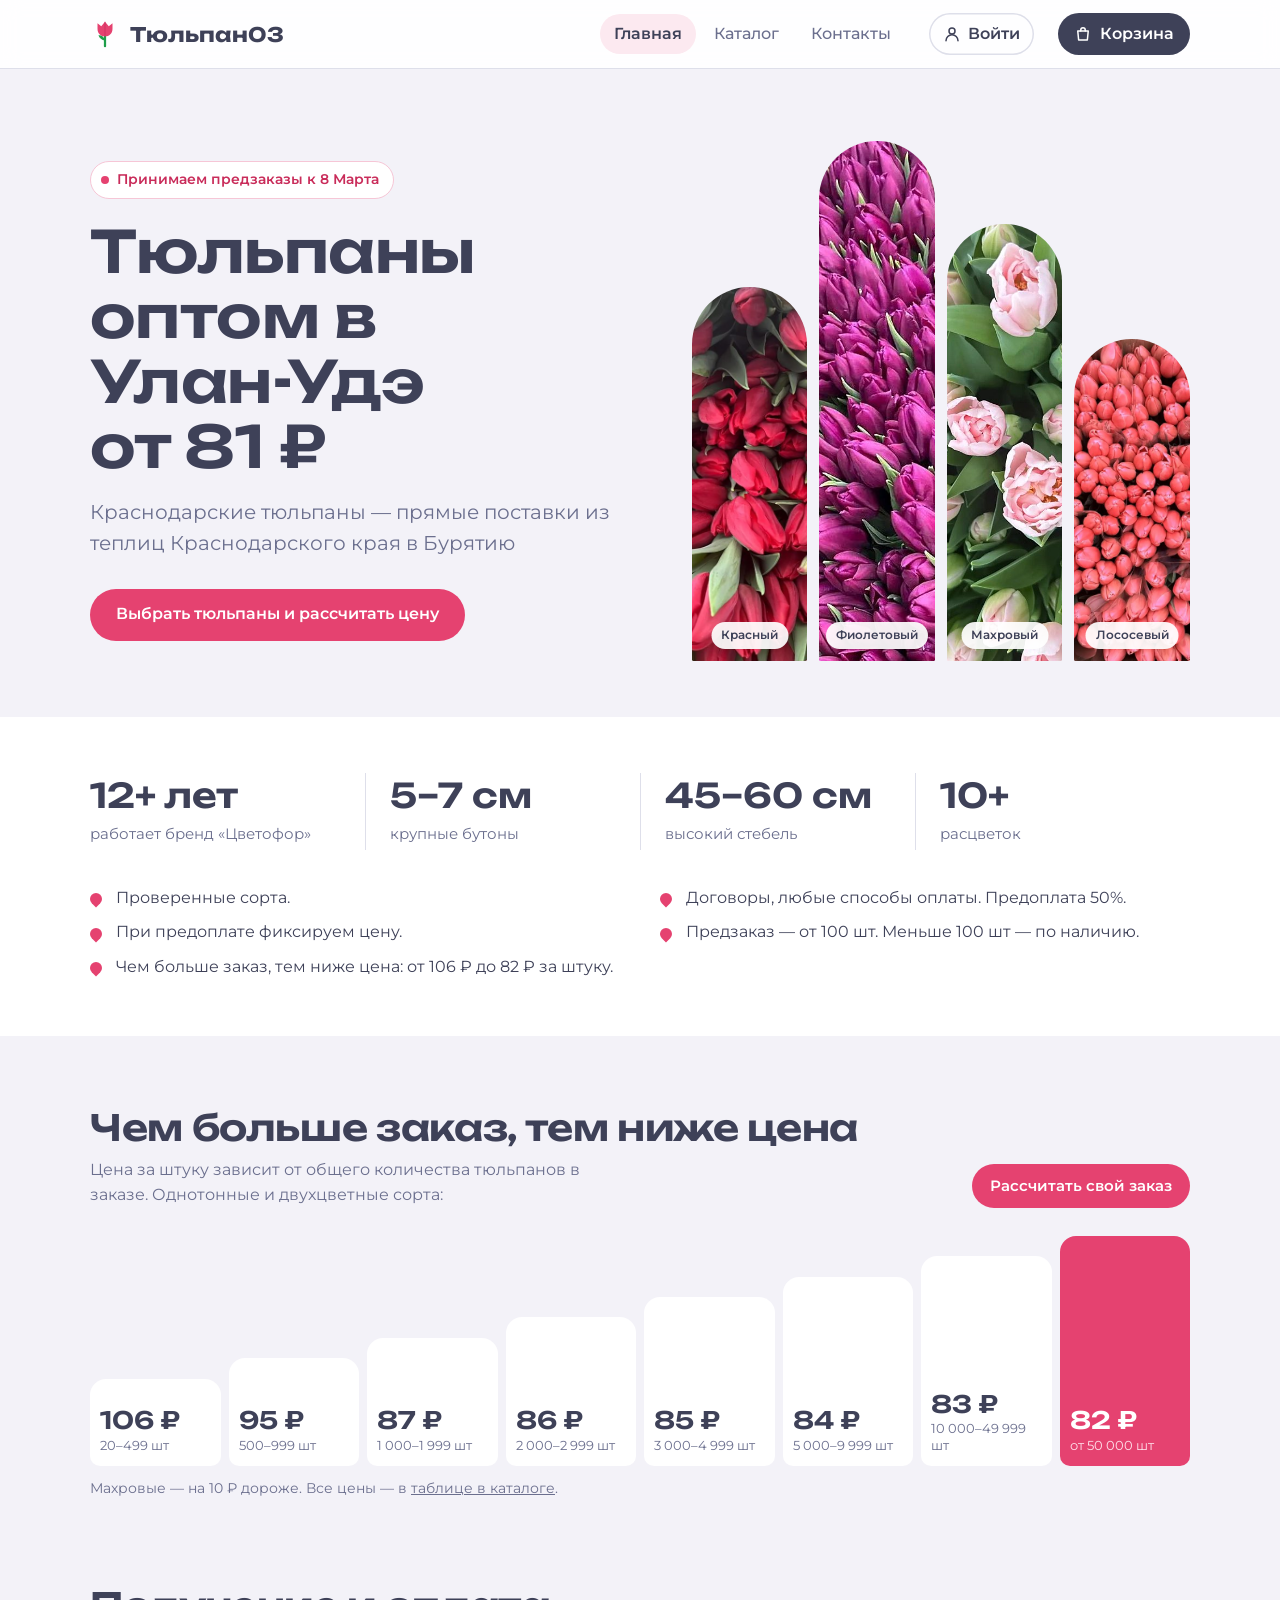
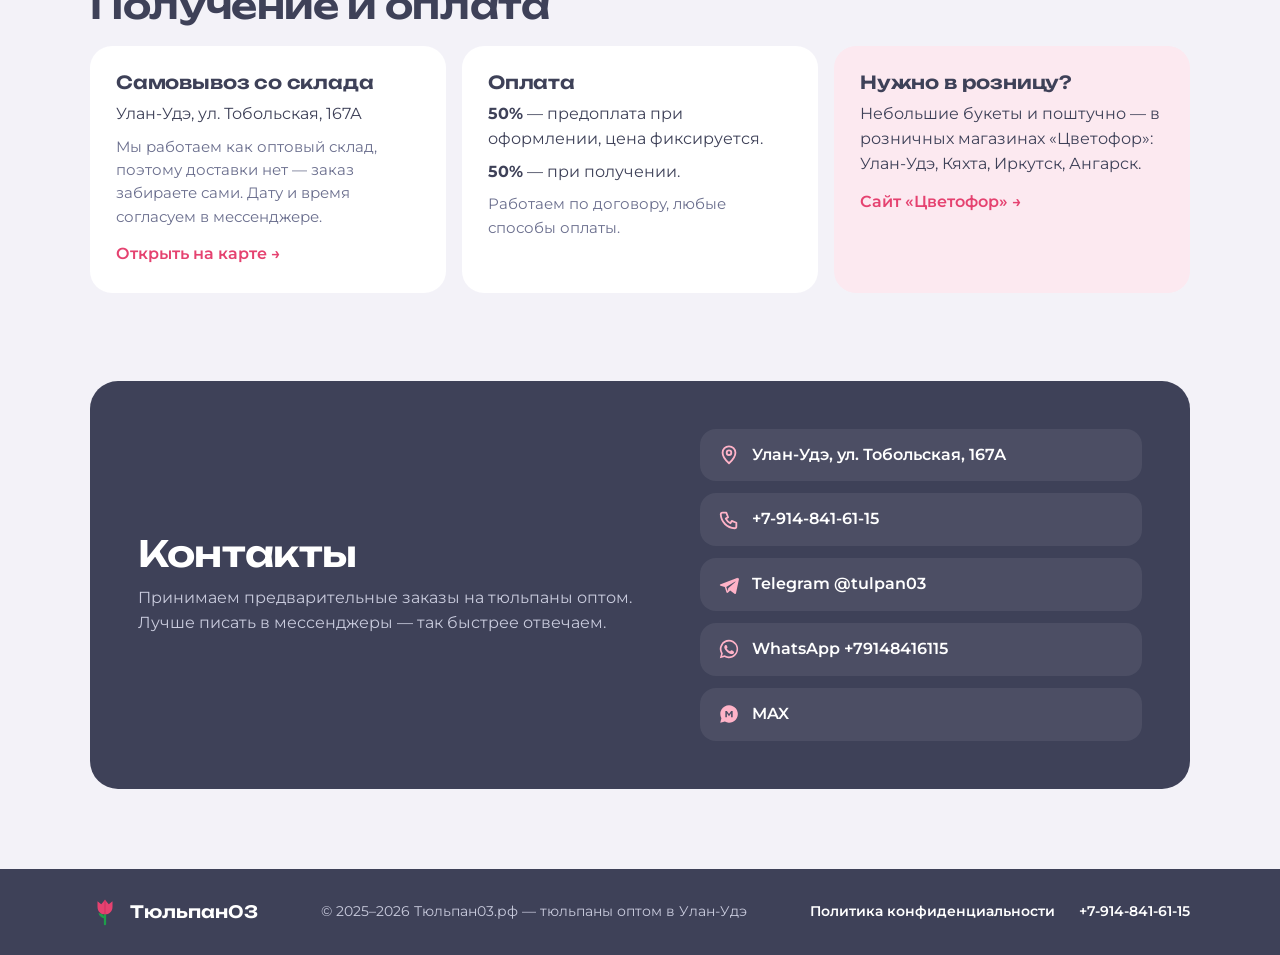
<file: index.html>
<!doctype html>
<html lang="ru">
<head>
  <meta charset="UTF-8">
  <meta name="viewport" content="width=device-width, initial-scale=1">
  <title>Тюльпаны оптом в Улан-Удэ от 81 ₽ — предзаказ к 8 Марта | Тюльпан03</title>
  <meta name="description" content="Краснодарские тюльпаны оптом в Улан-Удэ от бренда «Цветофор»: 15 расцветок, крупный бутон 5–7 см, стебель 45–60 см. Цена от 81 ₽ за штуку, предзаказ от 100 шт. Договор, любые способы оплаты.">
  <link rel="canonical" href="https://xn--03-6kc7blkt5fq.xn--p1ai/">
  <meta property="og:type" content="website">
  <meta property="og:locale" content="ru_RU">
  <meta property="og:site_name" content="Тюльпан03">
  <meta property="og:title" content="Тюльпаны оптом в Улан-Удэ — Тюльпан03">
  <meta property="og:description" content="Краснодарские тюльпаны оптом от 81 ₽ за штуку. 15 расцветок, предзаказ к 8 Марта.">
  <meta property="og:url" content="https://xn--03-6kc7blkt5fq.xn--p1ai/">
  <meta property="og:image" content="https://xn--03-6kc7blkt5fq.xn--p1ai/tulips-new.jpg">
  <meta name="theme-color" content="#3E4158">

  <link rel="icon" type="image/png" sizes="32x32" href="favicon.png">
  <link rel="icon" href="favicon.ico" sizes="any">
  <link rel="apple-touch-icon" sizes="180x180" href="icon.png">

  <link rel="preconnect" href="https://fonts.googleapis.com">
  <link rel="preconnect" href="https://fonts.gstatic.com" crossorigin>
  <link rel="stylesheet" href="https://fonts.googleapis.com/css2?family=Montserrat:wght@400;500;600;700&family=Unbounded:wght@500;600;700&display=swap">
  <link rel="stylesheet" href="style.css?v=31b14279">
  <script src="prices.js?v=e1ca99b3"></script>
  <script src="common.js?v=4439fac9"></script>
  <script type="application/ld+json">
  {
    "@context": "https://schema.org",
    "@type": "Florist",
    "name": "Тюльпан03",
    "description": "Краснодарские тюльпаны оптом в Улан-Удэ",
    "url": "https://xn--03-6kc7blkt5fq.xn--p1ai/",
    "image": "https://xn--03-6kc7blkt5fq.xn--p1ai/tulips-new.jpg",
    "telephone": "+7-914-841-61-15",
    "priceRange": "81–116 ₽ за шт.",
    "address": {
      "@type": "PostalAddress",
      "streetAddress": "ул. Тобольская, 167А",
      "addressLocality": "Улан-Удэ",
      "addressRegion": "Республика Бурятия",
      "addressCountry": "RU"
    },
    "sameAs": ["https://t.me/tulpan03", "https://wa.me/79148416115"]
  }
  </script>
</head>
<body>
<header class="site-header">
  <div class="wrap">
    <a class="logo" href="index.html" aria-label="Тюльпан03 — на главную"><svg viewBox="0 0 32 32" aria-hidden="true"><path d="M16 29V17" stroke="#1E9E4A" stroke-width="2.4" stroke-linecap="round"/><path d="M16 23c-3.5-.4-6-2.4-7-5.6 3.4-.3 5.9 1.4 7 5.6z" fill="#1E9E4A"/><path d="M16 18.5c-4.6 0-8-3.3-8-8.2V4.6l4 3 4-4.6 4 4.6 4-3v5.7c0 4.9-3.4 8.2-8 8.2z" fill="#E54270"/><path d="M16 3v15.5" stroke="#C92C5A" stroke-width="1.4" opacity=".55"/></svg>Тюльпан03</a>
    <nav class="nav" aria-label="Разделы сайта"><a href="index.html" class="active" aria-current="page">Главная</a><a href="catalog.html">Каталог</a><a href="contacts.html">Контакты</a></nav>
    <a class="account-link" href="account.html" hidden><svg viewBox="0 0 24 24" fill="none" stroke="currentColor" stroke-width="2" stroke-linecap="round" stroke-linejoin="round" aria-hidden="true"><circle cx="12" cy="8" r="4"/><path d="M4 21a8 8 0 0 1 16 0"/></svg><span class="account-word">Войти</span></a>
    <a class="cart-link" href="cart.html" aria-label="Корзина"><svg viewBox="0 0 24 24" fill="none" stroke="currentColor" stroke-width="2" stroke-linecap="round" stroke-linejoin="round" aria-hidden="true"><path d="M5 8h14l-1.2 12H6.2z"/><path d="M9 8V6.5a3 3 0 0 1 6 0V8"/></svg><span class="cart-word">Корзина</span><span class="cart-count"></span></a>
  </div>
</header>

<main>
  <section class="hero">
    <div class="wrap hero-grid">
      <div>
        <div class="badge"><span class="badge-dot"></span>Принимаем предзаказы к 8 Марта</div>
        <h1>Тюльпаны оптом в <span class="nowrap">Улан-Удэ</span> <span class="nowrap">от <span class="min-price" data-type="mix">81</span> ₽</span></h1>
        <p class="lead">Краснодарские тюльпаны — прямые поставки из теплиц Краснодарского края в Бурятию</p>
        <div class="hero-actions">
          <a href="catalog.html" class="btn">Выбрать тюльпаны и рассчитать цену</a>
        </div>
      </div>
      <div class="buds" aria-label="Наши сорта">
        <figure class="bud" style="margin:0"><img src="hero-red.jpg" alt="Красные тюльпаны" width="600" height="800"><span>Красный</span></figure>
        <figure class="bud" style="margin:0"><img src="hero-violet.jpg" alt="Фиолетовые тюльпаны" width="600" height="800"><span>Фиолетовый</span></figure>
        <figure class="bud" style="margin:0"><img src="hero-terry.jpg" alt="Нежно-розовые махровые тюльпаны" width="600" height="800"><span>Махровый</span></figure>
        <figure class="bud" style="margin:0"><img src="hero-salmon.jpg" alt="Лососевые тюльпаны" width="600" height="800"><span>Лососевый</span></figure>
      </div>
    </div>
  </section>

  <section class="facts" aria-label="О тюльпанах">
    <div class="wrap">
      <div class="facts-grid">
        <div class="fact"><b>12+ лет</b><span>работает бренд «Цветофор»</span></div>
        <div class="fact"><b>5–7 см</b><span>крупные бутоны</span></div>
        <div class="fact"><b>45–60 см</b><span>высокий стебель</span></div>
        <div class="fact"><b>10+</b><span>расцветок</span></div>
      </div>
      <ul class="terms">
        <li>Проверенные сорта.</li>
        <li>Договоры, любые способы оплаты. Предоплата 50%.</li>
        <li>При предоплате фиксируем цену.</li>
        <li>Предзаказ — от 100 шт. Меньше 100 шт — по наличию.</li>
        <li>Чем больше заказ, тем ниже цена: от <span class="base-price" data-type="smooth">106</span> ₽ до <span class="min-price" data-type="smooth">82</span> ₽ за штуку.</li>
      </ul>
    </div>
  </section>

  <section class="ladder-section">
    <div class="wrap">
      <div class="ladder-head">
        <div>
          <h2>Чем больше заказ, тем ниже цена</h2>
          <p class="muted">Цена за штуку зависит от общего количества тюльпанов в заказе. Однотонные и двухцветные сорта:</p>
        </div>
        <a href="catalog.html" class="btn btn-small">Рассчитать свой заказ</a>
      </div>
      <div class="ladder" id="ladder"></div>
      <p class="ladder-note muted"><span id="terryNote"></span>Все цены — в <a href="catalog.html#tiers">таблице в каталоге</a>.</p>
    </div>
  </section>

  <section class="pickup" id="pickup" aria-labelledby="pickup-h">
    <div class="wrap">
      <h2 id="pickup-h">Получение и оплата</h2>
      <div class="pickup-grid">
        <div class="pickup-card">
          <h3>Самовывоз со склада</h3>
          <p>Улан-Удэ, ул. Тобольская, 167А</p>
          <p class="muted">Мы работаем как оптовый склад, поэтому доставки нет — заказ забираете сами. Дату и время согласуем в мессенджере.</p>
          <a class="pickup-link" href="https://yandex.ru/maps/?text=%D0%A3%D0%BB%D0%B0%D0%BD-%D0%A3%D0%B4%D1%8D%2C%20%D1%83%D0%BB.%20%D0%A2%D0%BE%D0%B1%D0%BE%D0%BB%D1%8C%D1%81%D0%BA%D0%B0%D1%8F%2C%20167%D0%90" target="_blank" rel="noopener">Открыть на карте →</a>
        </div>
        <div class="pickup-card">
          <h3>Оплата</h3>
          <p><b>50%</b> — предоплата при оформлении, цена фиксируется.</p>
          <p><b>50%</b> — при получении.</p>
          <p class="muted">Работаем по договору, любые способы оплаты.</p>
        </div>
        <div class="pickup-card pickup-card-soft">
          <h3>Нужно в розницу?</h3>
          <p>Небольшие букеты и поштучно — в розничных магазинах «Цветофор»: Улан-Удэ, Кяхта, Иркутск, Ангарск.</p>
          <a class="pickup-link" href="https://xn--b1ag1aakjpl.xn--p1ai/" target="_blank" rel="noopener">Сайт «Цветофор» →</a>
        </div>
      </div>
    </div>
  </section>

  <section class="contact-band">
    <div class="wrap">
      <div class="contact-card">
        <div>
          <h2>Контакты</h2>
          <p>Принимаем предварительные заказы на тюльпаны оптом. Лучше писать в мессенджеры — так быстрее отвечаем.</p>
        </div>
        <div class="contact-list">
          <a href="https://yandex.ru/maps/?text=%D0%A3%D0%BB%D0%B0%D0%BD-%D0%A3%D0%B4%D1%8D%2C%20%D1%83%D0%BB.%20%D0%A2%D0%BE%D0%B1%D0%BE%D0%BB%D1%8C%D1%81%D0%BA%D0%B0%D1%8F%2C%20167%D0%90" target="_blank" rel="noopener"><svg viewBox="0 0 24 24" fill="none" stroke="currentColor" stroke-width="2" stroke-linecap="round" stroke-linejoin="round" aria-hidden="true"><path d="M12 21s-7-6.2-7-11.5a7 7 0 0 1 14 0C19 14.8 12 21 12 21z"/><circle cx="12" cy="9.5" r="2.5"/></svg>Улан-Удэ, ул. Тобольская, 167А</a>
          <a href="tel:+79148416115"><svg viewBox="0 0 24 24" fill="none" stroke="currentColor" stroke-width="2" stroke-linecap="round" stroke-linejoin="round" aria-hidden="true"><path d="M5 4h4l2 5-2.5 1.5a11 11 0 0 0 5 5L15 13l5 2v4a2 2 0 0 1-2 2A16 16 0 0 1 3 6a2 2 0 0 1 2-2"/></svg>+7-914-841-61-15</a>
          <a href="https://t.me/tulpan03" target="_blank" rel="noopener"><svg viewBox="0 0 24 24" fill="currentColor" aria-hidden="true"><path d="M21.4 4.2 2.9 11.3c-1.2.5-1.2 1.2-.2 1.5l4.7 1.5 1.8 5.6c.2.6.4.8.9.8.4 0 .6-.2.9-.5l2.3-2.2 4.7 3.5c.9.5 1.5.2 1.7-.8l3.1-14.6c.3-1.3-.5-1.8-1.4-1.4zM9 14.3l9.4-5.9c.4-.3.8-.1.5.2l-7.8 7-.3 3.3z"/></svg>Telegram @tulpan03</a>
          <a href="https://wa.me/79148416115" target="_blank" rel="noopener"><svg viewBox="0 0 24 24" fill="currentColor" aria-hidden="true"><path d="M12 2a10 10 0 0 0-8.6 15.1L2 22l5-1.3A10 10 0 1 0 12 2zm0 18.2a8.2 8.2 0 0 1-4.2-1.2l-.3-.2-3 .8.8-2.9-.2-.3A8.2 8.2 0 1 1 12 20.2zm4.5-6.1c-.2-.1-1.5-.7-1.7-.8-.2-.1-.4-.1-.6.1l-.8 1c-.1.2-.3.2-.5.1a6.7 6.7 0 0 1-3.3-2.9c-.3-.4.2-.4.7-1.3.1-.2 0-.3 0-.4l-.8-1.8c-.2-.5-.4-.4-.6-.4h-.5a1 1 0 0 0-.7.3 3 3 0 0 0-.9 2.2 5.2 5.2 0 0 0 1.1 2.7 11.8 11.8 0 0 0 4.5 4c1.7.7 2.3.8 3.2.6.5-.1 1.5-.6 1.7-1.2.2-.6.2-1.1.2-1.2-.1-.1-.3-.2-.5-.3z"/></svg>WhatsApp +79148416115</a>
          <a href="https://max.ru/u/f9LHodD0cOJhlWPM-F5Y0uNLTh9gBpeIXjgkH4iijE8xP8P8b7anbxYKv4s" target="_blank" rel="noopener"><svg viewBox="0 0 24 24" fill="currentColor" aria-hidden="true"><path d="M12 2.5a9.5 9.5 0 0 0-8.3 14.1L2.5 21.5l5-1.2A9.5 9.5 0 1 0 12 2.5zm-4 13V8.6h1.7l2.3 3.3 2.3-3.3H16v6.9h-1.7v-4.2L12 14.4l-2.3-3.1v4.2z"/></svg>MAX</a>
        </div>
      </div>
    </div>
  </section>
</main>

<footer class="site-footer">
  <div class="wrap">
    <a class="logo" href="index.html"><svg viewBox="0 0 32 32" aria-hidden="true"><path d="M16 29V17" stroke="#1E9E4A" stroke-width="2.4" stroke-linecap="round"/><path d="M16 23c-3.5-.4-6-2.4-7-5.6 3.4-.3 5.9 1.4 7 5.6z" fill="#1E9E4A"/><path d="M16 18.5c-4.6 0-8-3.3-8-8.2V4.6l4 3 4-4.6 4 4.6 4-3v5.7c0 4.9-3.4 8.2-8 8.2z" fill="#E54270"/><path d="M16 3v15.5" stroke="#C92C5A" stroke-width="1.4" opacity=".55"/></svg>Тюльпан03</a>
    <div>© 2025–<span class="year">2026</span> Тюльпан03.рф — тюльпаны оптом в Улан-Удэ</div>
    <div class="footer-links"><a href="privacy.html">Политика конфиденциальности</a><a href="tel:+79148416115">+7-914-841-61-15</a></div>
  </div>
</footer>

<script>
  // Лесенка цен: столбик растёт с объёмом, цена падает
  (function(){
    const tiers = PRICE_TIERS.smooth;
    const fmt = n => n.toLocaleString('ru-RU');
    document.getElementById('ladder').innerHTML = tiers.map((t, i) => {
      const h = 38 + i * (62 / (tiers.length - 1));
      const range = t.max === Infinity ? 'от ' + fmt(t.min) + ' шт' : fmt(t.min) + '–' + fmt(t.max) + ' шт';
      return '<div class="step' + (i === tiers.length - 1 ? ' top' : '') + '" style="height:' + h + '%">'
        + '<b>' + t.price + ' ₽</b><span>' + range + '</span></div>';
    }).join('');
    // Насколько махровые дороже — считаем из prices.js
    const diffs = tiers.map((t, i) => PRICE_TIERS.terry[i].price - t.price);
    if (diffs.every(d => d === diffs[0]) && diffs[0] > 0)
      document.getElementById('terryNote').textContent = 'Махровые — на ' + diffs[0] + ' ₽ дороже. ';
  })();
</script>
</body>
</html>
</file>
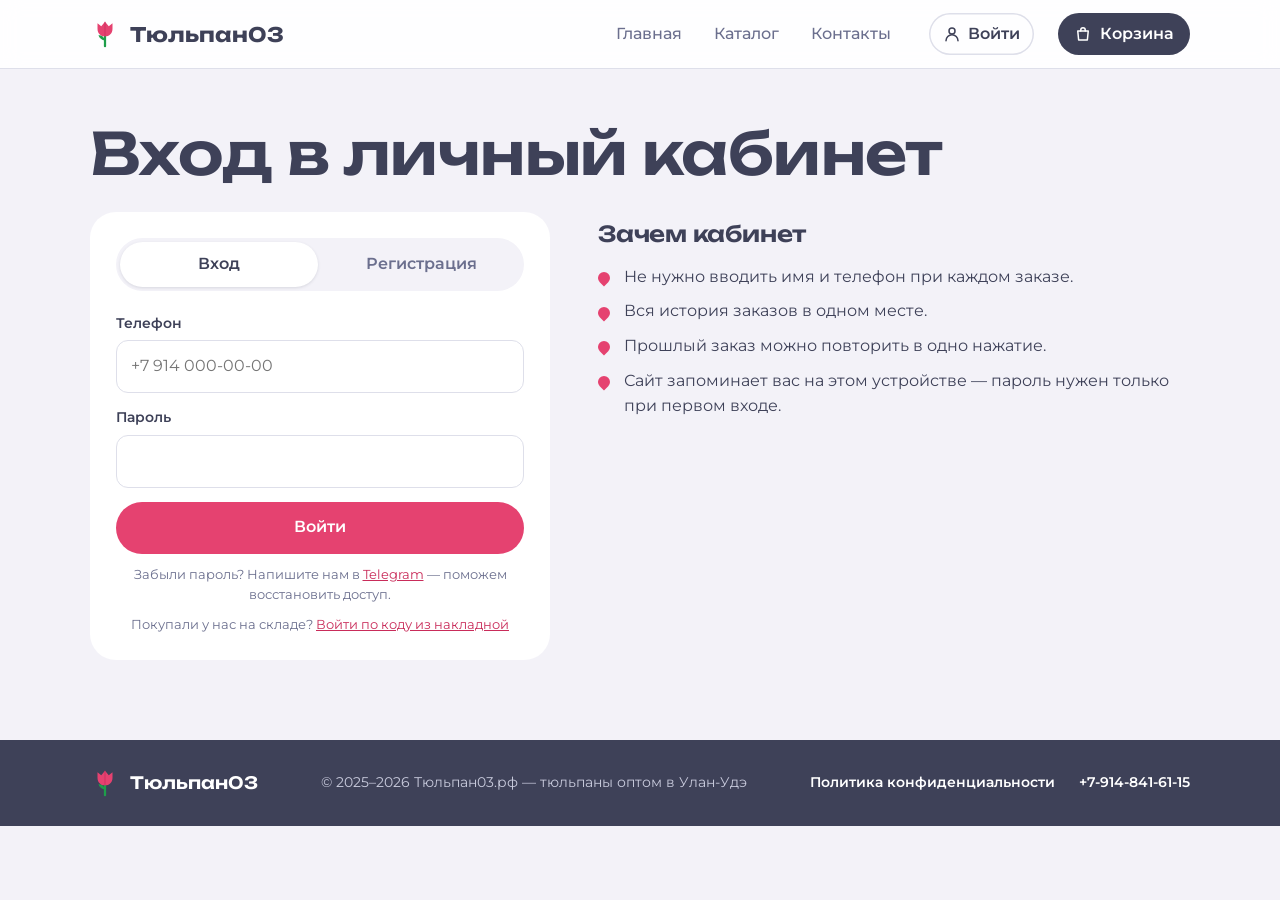
<file: account.html>
<!doctype html>
<html lang="ru">
<head>
  <meta charset="UTF-8">
  <meta name="viewport" content="width=device-width, initial-scale=1">
  <title>Личный кабинет — Тюльпан03</title>
  <meta name="robots" content="noindex, nofollow">
  <meta name="theme-color" content="#3E4158">

  <link rel="icon" type="image/png" sizes="32x32" href="favicon.png">
  <link rel="icon" href="favicon.ico" sizes="any">
  <link rel="apple-touch-icon" sizes="180x180" href="icon.png">

  <link rel="preconnect" href="https://fonts.googleapis.com">
  <link rel="preconnect" href="https://fonts.gstatic.com" crossorigin>
  <link rel="stylesheet" href="https://fonts.googleapis.com/css2?family=Montserrat:wght@400;500;600;700&family=Unbounded:wght@500;600;700&display=swap">
  <link rel="stylesheet" href="style.css?v=31b14279">
  <script src="prices.js?v=e1ca99b3"></script>
  <script src="common.js?v=4439fac9"></script>
</head>
<body>
<header class="site-header">
  <div class="wrap">
    <a class="logo" href="index.html" aria-label="Тюльпан03 — на главную"><svg viewBox="0 0 32 32" aria-hidden="true"><path d="M16 29V17" stroke="#1E9E4A" stroke-width="2.4" stroke-linecap="round"/><path d="M16 23c-3.5-.4-6-2.4-7-5.6 3.4-.3 5.9 1.4 7 5.6z" fill="#1E9E4A"/><path d="M16 18.5c-4.6 0-8-3.3-8-8.2V4.6l4 3 4-4.6 4 4.6 4-3v5.7c0 4.9-3.4 8.2-8 8.2z" fill="#E54270"/><path d="M16 3v15.5" stroke="#C92C5A" stroke-width="1.4" opacity=".55"/></svg>Тюльпан03</a>
    <nav class="nav" aria-label="Разделы сайта"><a href="index.html">Главная</a><a href="catalog.html">Каталог</a><a href="contacts.html">Контакты</a></nav>
    <a class="account-link" href="account.html" hidden><svg viewBox="0 0 24 24" fill="none" stroke="currentColor" stroke-width="2" stroke-linecap="round" stroke-linejoin="round" aria-hidden="true"><circle cx="12" cy="8" r="4"/><path d="M4 21a8 8 0 0 1 16 0"/></svg><span class="account-word">Войти</span></a>
    <a class="cart-link" href="cart.html" aria-label="Корзина"><svg viewBox="0 0 24 24" fill="none" stroke="currentColor" stroke-width="2" stroke-linecap="round" stroke-linejoin="round" aria-hidden="true"><path d="M5 8h14l-1.2 12H6.2z"/><path d="M9 8V6.5a3 3 0 0 1 6 0V8"/></svg><span class="cart-word">Корзина</span><span class="cart-count"></span></a>
  </div>
</header>

<main class="wrap">
  <section class="page-head">
    <h1 id="accTitle">Личный кабинет</h1>
  </section>

  <div class="acc-off panel" id="accOff" hidden>
    <p>Личный кабинет скоро заработает. А пока заказ можно оформить в <a href="cart.html">корзине</a> — он придёт нам в WhatsApp или Telegram.</p>
  </div>

  <!-- Вход и регистрация -->
  <div class="auth" id="authBox" hidden>
    <div class="panel auth-panel">
      <div class="tabs" role="tablist">
        <button class="tab" role="tab" id="tabLogin" aria-selected="true" aria-controls="loginForm" type="button">Вход</button>
        <button class="tab" role="tab" id="tabReg" aria-selected="false" aria-controls="regForm" type="button">Регистрация</button>
      </div>

      <form id="loginForm" novalidate>
        <div class="field">
          <label for="loginPhone">Телефон</label>
          <input id="loginPhone" type="tel" autocomplete="tel" inputmode="tel" placeholder="+7 914 000-00-00" required>
        </div>
        <div class="field">
          <label for="loginPass">Пароль</label>
          <input id="loginPass" type="password" autocomplete="current-password" required>
        </div>
        <p class="form-error" id="loginError" role="alert"></p>
        <button class="btn" type="submit" style="width:100%">Войти</button>
        <p class="form-note">Забыли пароль? Напишите нам в <a href="https://t.me/tulpan03" target="_blank" rel="noopener">Telegram</a> — поможем восстановить доступ.</p>
        <p class="form-note">Покупали у нас на складе? <a href="#" id="toCode">Войти по коду из накладной</a></p>
      </form>

      <form id="codeForm" novalidate hidden>
        <p class="form-note" style="margin-top:0">Код из 6 цифр напечатан в накладной. По нему откроется кабинет с вашими заказами и оплатами.</p>
        <div class="field">
          <label for="codePhone">Телефон, который вы называли на складе</label>
          <input id="codePhone" type="tel" autocomplete="tel" inputmode="tel" placeholder="+7 914 000-00-00" required>
        </div>
        <div class="field">
          <label for="codeCode">Код из накладной</label>
          <input id="codeCode" inputmode="numeric" autocomplete="one-time-code" maxlength="6" placeholder="000000" required>
        </div>
        <div class="field">
          <label for="codePass">Придумайте пароль</label>
          <input id="codePass" type="password" autocomplete="new-password" minlength="6" placeholder="Не короче 6 символов" required>
        </div>
        <label class="check">
          <input type="checkbox" id="codeConsent">
          <span>Согласен на обработку персональных данных по <a href="privacy.html" target="_blank">политике конфиденциальности</a></span>
        </label>
        <p class="form-error" id="codeError" role="alert"></p>
        <button class="btn" type="submit" style="width:100%">Открыть кабинет</button>
        <p class="form-note">Если кабинет на этот номер уже есть, пароль заменится на новый. <a href="#" id="backLogin">Войти по паролю</a></p>
      </form>

      <form id="regForm" novalidate hidden>
        <div class="field">
          <label for="regName">ФИО или название организации</label>
          <input id="regName" autocomplete="name" placeholder="Иванов Иван Иванович" required>
        </div>
        <div class="field">
          <label for="regPhone">Телефон</label>
          <input id="regPhone" type="tel" autocomplete="tel" inputmode="tel" placeholder="+7 914 000-00-00" required>
        </div>
        <div class="field">
          <label for="regPass">Пароль</label>
          <input id="regPass" type="password" autocomplete="new-password" minlength="6" placeholder="Не короче 6 символов" required>
        </div>
        <label class="check">
          <input type="checkbox" id="regConsent">
          <span>Согласен на обработку персональных данных по <a href="privacy.html" target="_blank">политике конфиденциальности</a></span>
        </label>
        <p class="form-error" id="regError" role="alert"></p>
        <button class="btn" type="submit" style="width:100%">Зарегистрироваться</button>
      </form>
    </div>
    <div class="auth-side">
      <h2>Зачем кабинет</h2>
      <ul class="terms">
        <li>Не нужно вводить имя и телефон при каждом заказе.</li>
        <li>Вся история заказов в одном месте.</li>
        <li>Прошлый заказ можно повторить в одно нажатие.</li>
        <li>Сайт запоминает вас на этом устройстве — пароль нужен только при первом входе.</li>
      </ul>
    </div>
  </div>

  <!-- Кабинет -->
  <div id="cabinet" hidden>
    <div class="panel acc-head">
      <div>
        <div class="acc-name" id="accName"></div>
        <div class="muted" id="accPhone"></div>
      </div>
      <div class="acc-actions">
        <a class="btn btn-small" href="catalog.html">Новый заказ</a>
        <button class="btn btn-ghost btn-small" type="button" id="logoutBtn">Выйти</button>
      </div>
    </div>
    <div class="panel tg-box" id="tgBox" hidden>
      <div class="tg-text" id="tgText"><b>Уведомления в Telegram</b><span>Напишем, когда заказ примут, когда поступит оплата и когда заказ будет выдан.</span></div>
      <button class="btn btn-tg btn-small" type="button" id="tgBtn"><svg viewBox="0 0 24 24" fill="currentColor" aria-hidden="true"><path d="M21.4 4.2 2.9 11.3c-1.2.5-1.2 1.2-.2 1.5l4.7 1.5 1.8 5.6c.2.6.4.8.9.8.4 0 .6-.2.9-.5l2.3-2.2 4.7 3.5c.9.5 1.5.2 1.7-.8l3.1-14.6c.3-1.3-.5-1.8-1.4-1.4zM9 14.3l9.4-5.9c.4-.3.8-.1.5.2l-7.8 7-.3 3.3z"/></svg>Подключить</button>
    </div>
    <h2 class="acc-h2">Мои заказы</h2>
    <p class="muted orders-note" id="ordersNote" hidden></p>
    <div id="orders" aria-live="polite"><p class="muted">Загружаем…</p></div>
    <form class="panel link-code" id="linkForm" novalidate hidden>
      <label for="linkCode"><b>Покупали у нас на складе?</b> Введите код из накладной — здесь появятся те заказы и оплаты.</label>
      <div class="link-row">
        <input id="linkCode" inputmode="numeric" autocomplete="one-time-code" maxlength="6" placeholder="000000">
        <button class="btn btn-small" type="submit">Показать</button>
      </div>
      <p class="form-error" id="linkError" role="alert"></p>
    </form>
  </div>
</main>

<footer class="site-footer">
  <div class="wrap">
    <a class="logo" href="index.html"><svg viewBox="0 0 32 32" aria-hidden="true"><path d="M16 29V17" stroke="#1E9E4A" stroke-width="2.4" stroke-linecap="round"/><path d="M16 23c-3.5-.4-6-2.4-7-5.6 3.4-.3 5.9 1.4 7 5.6z" fill="#1E9E4A"/><path d="M16 18.5c-4.6 0-8-3.3-8-8.2V4.6l4 3 4-4.6 4 4.6 4-3v5.7c0 4.9-3.4 8.2-8 8.2z" fill="#E54270"/><path d="M16 3v15.5" stroke="#C92C5A" stroke-width="1.4" opacity=".55"/></svg>Тюльпан03</a>
    <div>© 2025–<span class="year">2026</span> Тюльпан03.рф — тюльпаны оптом в Улан-Удэ</div>
    <div class="footer-links"><a href="privacy.html">Политика конфиденциальности</a><a href="tel:+79148416115">+7-914-841-61-15</a></div>
  </div>
</footer>

<script>
  const params = new URLSearchParams(location.search);
  const $ = id => document.getElementById(id);
  const esc = s => String(s).replace(/[&<>"']/g, c => ({'&':'&amp;','<':'&lt;','>':'&gt;','"':'&quot;',"'":'&#39;'})[c]);

  function show(view){
    $('accOff').hidden = view !== 'off';
    $('authBox').hidden = view !== 'auth';
    $('cabinet').hidden = view !== 'cabinet';
  }

  function switchTab(reg){
    $('tabLogin').setAttribute('aria-selected', !reg);
    $('tabReg').setAttribute('aria-selected', reg);
    $('loginForm').hidden = reg;
    $('regForm').hidden = !reg;
    $('codeForm').hidden = true;
    $('accTitle').textContent = reg ? 'Регистрация' : 'Вход в личный кабинет';
  }
  function showCodeForm(){
    switchTab(false);
    $('loginForm').hidden = true;
    $('codeForm').hidden = false;
    $('accTitle').textContent = 'Вход по коду из накладной';
    if ($('loginPhone').value && !$('codePhone').value) $('codePhone').value = $('loginPhone').value;
  }
  $('tabLogin').onclick = () => switchTab(false);
  $('tabReg').onclick = () => switchTab(true);
  $('toCode').onclick = e => { e.preventDefault(); showCodeForm(); };
  $('backLogin').onclick = e => { e.preventDefault(); switchTab(false); };

  function afterLogin(res){
    setSession({ token: res.token, name: res.user.name, phone: res.user.phone });
    if (params.get('next') === 'cart') { location.href = 'cart.html'; return; }
    openCabinet();
  }

  async function submit(form, errEl, action, data, check){
    errEl.textContent = '';
    const problem = check();
    if (problem){ errEl.textContent = problem; return; }
    const btn = form.querySelector('button[type=submit]');
    const label = btn.textContent;
    btn.disabled = true; btn.textContent = 'Подождите…';
    const res = await api(action, data());
    btn.disabled = false; btn.textContent = label;
    if (!res.ok){ errEl.textContent = res.error; return; }
    afterLogin(res);
  }

  $('loginForm').addEventListener('submit', e => {
    e.preventDefault();
    submit($('loginForm'), $('loginError'), 'login',
      () => ({ phone: $('loginPhone').value, password: $('loginPass').value }),
      () => $('loginPhone').value.replace(/\D/g,'').length < 10 ? 'Проверьте номер телефона'
          : !$('loginPass').value ? 'Введите пароль' : '');
  });
  $('regForm').addEventListener('submit', e => {
    e.preventDefault();
    submit($('regForm'), $('regError'), 'register',
      () => ({ name: $('regName').value, phone: $('regPhone').value, password: $('regPass').value, consent: $('regConsent').checked }),
      () => $('regName').value.trim().length < 2 ? 'Введите ФИО'
          : $('regPhone').value.replace(/\D/g,'').length < 10 ? 'Проверьте номер телефона'
          : $('regPass').value.length < 6 ? 'Пароль — не короче 6 символов'
          : !$('regConsent').checked ? 'Отметьте согласие на обработку данных' : '');
  });

  $('codeForm').addEventListener('submit', e => {
    e.preventDefault();
    submit($('codeForm'), $('codeError'), 'claim',
      () => ({ phone: $('codePhone').value, code: $('codeCode').value, password: $('codePass').value, consent: $('codeConsent').checked }),
      () => $('codePhone').value.replace(/\D/g,'').length < 10 ? 'Проверьте номер телефона'
          : $('codeCode').value.replace(/\D/g,'').length !== 6 ? 'Код — 6 цифр из накладной'
          : $('codePass').value.length < 6 ? 'Пароль — не короче 6 символов'
          : !$('codeConsent').checked ? 'Отметьте согласие на обработку данных' : '');
  });

  $('linkForm').addEventListener('submit', async e => {
    e.preventDefault();
    const err = $('linkError'), code = $('linkCode').value.replace(/\D/g,'');
    err.textContent = '';
    if (code.length !== 6){ err.textContent = 'Код — 6 цифр из накладной'; return; }
    const btn = $('linkForm').querySelector('button');
    btn.disabled = true;
    const res = await api('link', { token: getSession().token, code });
    btn.disabled = false;
    if (!res.ok){ err.textContent = res.error; return; }
    $('linkCode').value = '';
    openCabinet();
  });

  $('logoutBtn').onclick = async () => {
    const s = getSession();
    if (s) dropOrdersCache(s.phone);
    setSession(null);
    if (s) api('logout', { token: s.token });
    show('auth'); switchTab(false);
  };

  const STATUS_CLASS = { 'Новый': 'st-new', 'Принят': 'st-ok', 'Подтверждён': 'st-ok', 'Выдан': 'st-done', 'Выполнен': 'st-done', 'Отменён': 'st-cancel' };
  // Как статус называется для покупателя (в таблице — «Новый» / «Подтверждён»)
  const STATUS_LABEL = { 'Новый': 'Ждёт подтверждения', 'Подтверждён': 'Принят' };

  // Оплачено / осталось — из таблицы, где менеджер отмечает оплаты
  function payLine(o){
    if (o.paid == null || o.status === 'Отменён') return '';
    const issued = o.issuedDate ? '<span class="muted">выдан ' + esc(o.issuedDate) + '</span>' : '';
    if (o.total > 0 && o.left === 0) return '<div class="order-pay paid-full"><span>Оплачено полностью</span>' + issued + '</div>';
    return '<div class="order-pay"><span>Оплачено <b>' + rub(o.paid) + '</b></span>'
      + '<span>Осталось <b>' + rub(o.left) + '</b></span>' + issued + '</div>';
  }

  function renderOrders(orders){
    if (!orders.length){
      $('orders').innerHTML = '<div class="panel empty"><h3>Заказов пока нет</h3><p class="muted">Оформите первый заказ — он появится здесь.</p><a class="btn" href="catalog.html">Перейти в каталог</a></div>';
      return;
    }
    $('orders').innerHTML = orders.map((o, idx) => {
      const d = new Date(o.date);
      const date = isNaN(d) ? '' : d.toLocaleDateString('ru-RU', { day: 'numeric', month: 'long', year: 'numeric' });
      const items = o.items.map(i => '<li><span>' + esc(i.name) + '</span><span>' + i.qty + ' шт × ' + i.price + ' ₽</span></li>').join('');
      return '<article class="panel order">'
        + '<div class="order-top"><div><b>' + (o.shop ? 'Заказ на складе' : 'Заказ №' + o.number) + '</b><span class="muted">' + date + '</span></div>'
        + '<span class="status ' + (STATUS_CLASS[o.status] || 'st-new') + '">' + esc(STATUS_LABEL[o.status] || o.status) + '</span></div>'
        + '<ul class="order-items">' + items + '</ul>'
        + (o.comment ? '<p class="muted order-comment">' + esc(o.comment.replace(/^\'/, '')) + '</p>' : '')
        + '<div class="order-bottom"><span class="num">' + rub(o.total) + '</span><span class="muted">' + o.qty + ' шт</span>'
        + (o.status === 'Новый' && !o.shop ? '<button class="link-btn cancel-btn" type="button" data-cancel="' + o.number + '">Отменить заказ</button>' : '')
        + '<button class="btn btn-ghost btn-small" type="button" data-repeat="' + idx + '">Повторить заказ</button></div>'
        + payLine(o)
        + '</article>';
    }).join('');
    document.querySelectorAll('[data-cancel]').forEach(b => b.onclick = async () => {
      const num = b.dataset.cancel;
      if (!confirm('Отменить заказ №' + num + '? Отменить отмену будет нельзя — только оформить заново.')) return;
      const s = getSession();
      b.disabled = true; b.textContent = 'Отменяем…';
      const res = await api('cancel', { token: s.token, number: Number(num) }, 20000);
      if (!res.ok){ b.disabled = false; b.textContent = 'Отменить заказ'; toast(res.error || 'Не получилось отменить'); return; }
      toast('Заказ №' + num + ' отменён');
      dropOrdersCache(s.phone);
      openCabinet();
    });
    document.querySelectorAll('[data-repeat]').forEach(b => b.onclick = () => {
      const o = orders[Number(b.dataset.repeat)];
      const cart = loadCart();
      o.items.forEach(i => {
        const ex = cart.find(c => c.name === i.name && c.type === i.type);
        if (ex) ex.qty += i.qty; else cart.push({ name: i.name, type: i.type, qty: i.qty });
      });
      saveCart(cart);
      location.href = 'cart.html';
    });
  }

  async function openCabinet(){
    const s = getSession();
    show('cabinet');
    $('accTitle').textContent = 'Личный кабинет';
    $('accName').textContent = s.name;
    $('accPhone').textContent = s.phone;
    // Сначала — заказы, сохранённые в браузере с прошлого раза (мгновенно), потом свежие с сервера
    const cached = readOrdersCache(s.phone);
    const note = $('ordersNote');
    if (cached){
      renderOrders(cached.orders);
      $('linkForm').hidden = !!cached.verified;
      note.textContent = 'Обновляем данные…';
      note.hidden = false;
    }
    const res = await api('orders', { token: s.token });
    if (!res.ok){
      if (res.code === 'auth'){ dropOrdersCache(s.phone); setSession(null); show('auth'); switchTab(false); $('loginError').textContent = 'Войдите снова, пожалуйста.'; return; }
      if (cached){ note.textContent = 'Не удалось обновить — показаны данные на ' + cached.at + '.'; return; }
      $('orders').innerHTML = '<p class="form-error">' + esc(res.error) + '</p>';
      return;
    }
    note.hidden = true;
    renderOrders(res.orders);
    renderTg(res.tg);
    $('linkForm').hidden = !!res.verified;
    writeOrdersCache(s.phone, res.orders, res.verified);
  }

  // Уведомления в Telegram: ссылка на бота с одноразовым кодом, потом ждём «Старт»
  function renderTg(on){
    $('tgBox').hidden = false;
    $('tgBox').classList.toggle('on', !!on);
    $('tgBtn').hidden = !!on;
    if (on) $('tgText').innerHTML = '<b>Уведомления в Telegram включены ✓</b><span>Сообщения о заказах будут приходить от нашего бота.</span>';
  }
  $('tgBtn').onclick = async () => {
    const s = getSession();
    const w = window.open('', '_blank');
    $('tgBtn').disabled = true;
    const res = await api('tgLink', { token: s.token });
    $('tgBtn').disabled = false;
    if (!res.ok){ if (w) w.close(); toast(res.error || 'Не получилось — попробуйте ещё раз'); return; }
    if (w) w.location = res.url; else location.href = res.url;
    $('tgText').innerHTML = '<b>Нажмите «Старт» в Telegram</b><span>Как только нажмёте — здесь появится «Уведомления включены».</span>';
    for (let i = 0; i < 30; i++){
      await new Promise(r => setTimeout(r, 4000));
      const c = await api('tgCheck', { token: s.token });
      if (c.ok && c.tg){ renderTg(true); goal('tg_connected'); return; }
    }
  };

  // Последние заказы — в памяти этого браузера (по телефону), чтобы кабинет открывался сразу
  const ORDERS_CACHE = 'tulpan_orders_';
  function readOrdersCache(phone){
    try { const c = JSON.parse(localStorage.getItem(ORDERS_CACHE + phone) || 'null'); return c && Array.isArray(c.orders) ? c : null; }
    catch(e){ return null; }
  }
  function writeOrdersCache(phone, orders, verified){
    const at = new Date().toLocaleString('ru-RU', { day: '2-digit', month: '2-digit', hour: '2-digit', minute: '2-digit' });
    try { localStorage.setItem(ORDERS_CACHE + phone, JSON.stringify({ orders, verified: !!verified, at })); } catch(e){}
  }
  function dropOrdersCache(phone){
    try { localStorage.removeItem(ORDERS_CACHE + phone); } catch(e){}
  }

  if (!apiEnabled()) show('off');
  else if (getSession()) openCabinet();
  else { show('auth'); switchTab(params.get('tab') === 'reg'); }
</script>
</body>
</html>
</file>
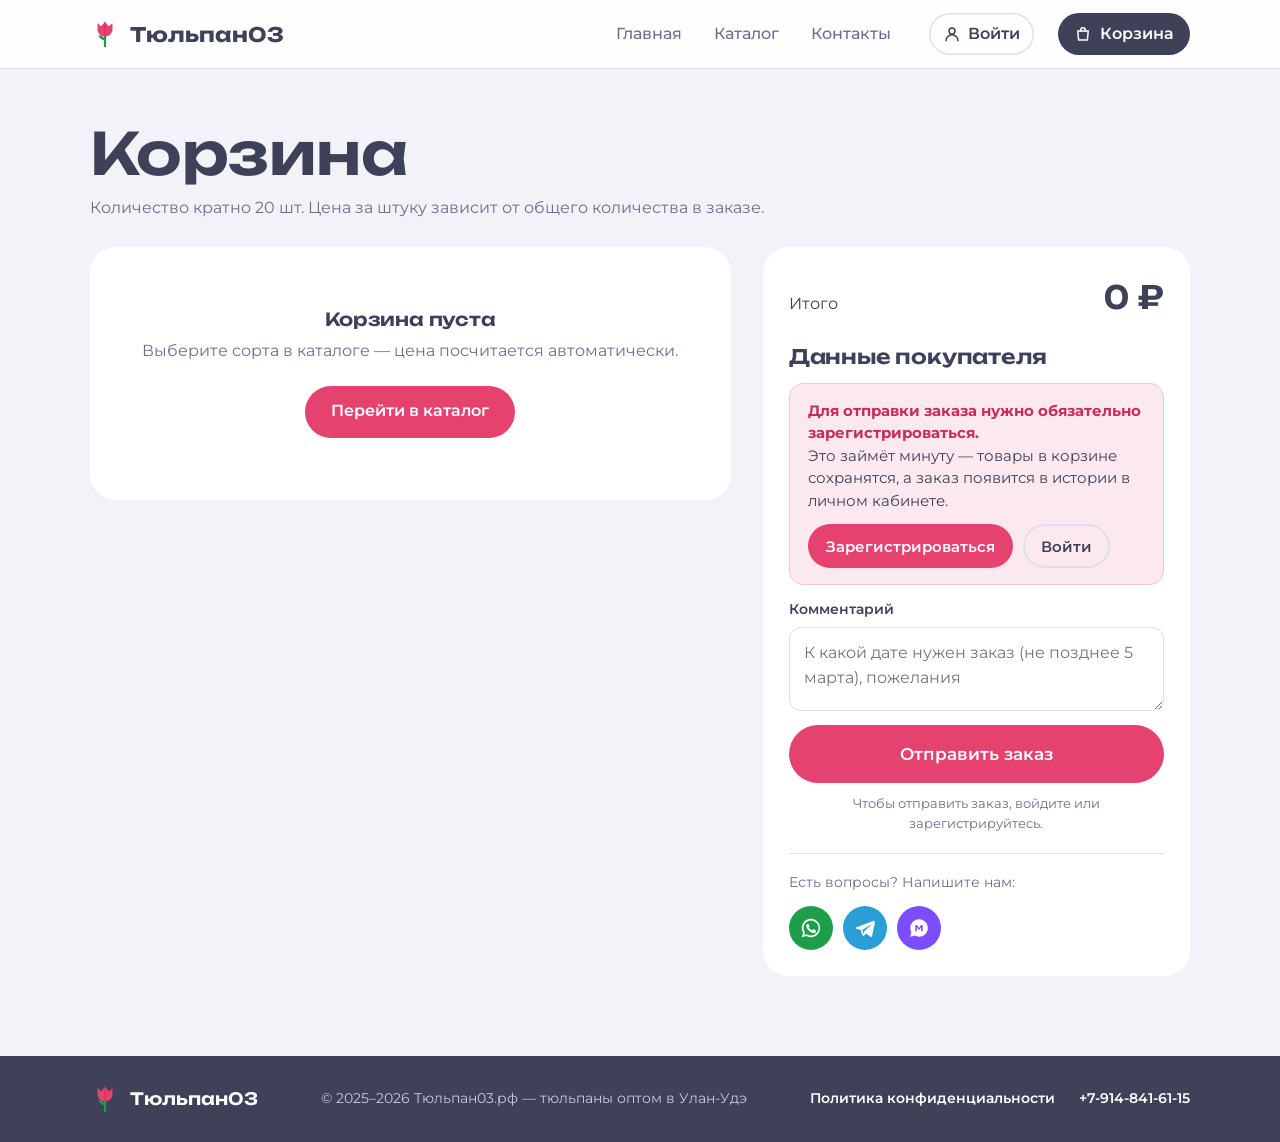
<file: cart.html>
<!doctype html>
<html lang="ru">
<head>
  <meta charset="UTF-8">
  <meta name="viewport" content="width=device-width, initial-scale=1">
  <title>Корзина — Тюльпан03</title>
  <meta name="robots" content="noindex, follow">
  <meta name="theme-color" content="#3E4158">

  <link rel="icon" type="image/png" sizes="32x32" href="favicon.png">
  <link rel="icon" href="favicon.ico" sizes="any">
  <link rel="apple-touch-icon" sizes="180x180" href="icon.png">

  <link rel="preconnect" href="https://fonts.googleapis.com">
  <link rel="preconnect" href="https://fonts.gstatic.com" crossorigin>
  <link rel="stylesheet" href="https://fonts.googleapis.com/css2?family=Montserrat:wght@400;500;600;700&family=Unbounded:wght@500;600;700&display=swap">
  <link rel="stylesheet" href="style.css?v=31b14279">
  <script src="prices.js?v=e1ca99b3"></script>
  <script src="common.js?v=4439fac9"></script>
</head>
<body>
<header class="site-header">
  <div class="wrap">
    <a class="logo" href="index.html" aria-label="Тюльпан03 — на главную"><svg viewBox="0 0 32 32" aria-hidden="true"><path d="M16 29V17" stroke="#1E9E4A" stroke-width="2.4" stroke-linecap="round"/><path d="M16 23c-3.5-.4-6-2.4-7-5.6 3.4-.3 5.9 1.4 7 5.6z" fill="#1E9E4A"/><path d="M16 18.5c-4.6 0-8-3.3-8-8.2V4.6l4 3 4-4.6 4 4.6 4-3v5.7c0 4.9-3.4 8.2-8 8.2z" fill="#E54270"/><path d="M16 3v15.5" stroke="#C92C5A" stroke-width="1.4" opacity=".55"/></svg>Тюльпан03</a>
    <nav class="nav" aria-label="Разделы сайта"><a href="index.html">Главная</a><a href="catalog.html">Каталог</a><a href="contacts.html">Контакты</a></nav>
    <a class="account-link" href="account.html" hidden><svg viewBox="0 0 24 24" fill="none" stroke="currentColor" stroke-width="2" stroke-linecap="round" stroke-linejoin="round" aria-hidden="true"><circle cx="12" cy="8" r="4"/><path d="M4 21a8 8 0 0 1 16 0"/></svg><span class="account-word">Войти</span></a>
    <a class="cart-link" href="cart.html" aria-label="Корзина"><svg viewBox="0 0 24 24" fill="none" stroke="currentColor" stroke-width="2" stroke-linecap="round" stroke-linejoin="round" aria-hidden="true"><path d="M5 8h14l-1.2 12H6.2z"/><path d="M9 8V6.5a3 3 0 0 1 6 0V8"/></svg><span class="cart-word">Корзина</span><span class="cart-count"></span></a>
  </div>
</header>

<main class="wrap">
  <section class="page-head">
    <h1>Корзина</h1>
    <p class="muted" style="margin:10px 0 0">Количество кратно 20 шт. Цена за штуку зависит от общего количества в заказе.</p>
  </section>

  <div class="cart-grid">
    <div class="panel">
      <ul class="cart-items" id="cartItems"></ul>
      <div class="cart-tools" id="cartTools">
        <a href="catalog.html" class="btn btn-ghost btn-small">Добавить ещё сорта</a>
        <button class="link-btn" type="button" onclick="clearCart()">Очистить корзину</button>
      </div>
    </div>

    <aside class="panel summary" aria-label="Оформление заказа">
      <div class="total">
        <span>Итого</span>
        <b id="cartTotal">0 ₽</b>
      </div>
      <div class="total-qty" id="cartQty"></div>
      <div class="note next-tier" id="nextTier"></div>

      <h2>Данные покупателя</h2>
      <div class="who" id="whoBox" hidden>
        <div><b id="whoName"></b><span id="whoPhone"></span></div>
        <a href="account.html">Кабинет</a>
      </div>
      <div class="login-required" id="loginRequired" hidden>
        <p><b>Для отправки заказа нужно обязательно зарегистрироваться.</b><br>Это займёт минуту — товары в корзине сохранятся, а заказ появится в истории в личном кабинете.</p>
        <div class="login-required-actions">
          <a class="btn btn-small" href="account.html?tab=reg&amp;next=cart">Зарегистрироваться</a>
          <a class="btn btn-ghost btn-small" href="account.html?next=cart">Войти</a>
        </div>
      </div>
      <div id="guestFields">
      <div class="field">
        <label for="clientName">Имя или название организации *</label>
        <input id="clientName" autocomplete="name" placeholder="Иванов Иван или ИП Иванов">
      </div>
      <div class="field">
        <label for="clientPhone">Телефон *</label>
        <input id="clientPhone" type="tel" autocomplete="tel" inputmode="tel" placeholder="+7 914 000-00-00">
      </div>
      </div>
      <div class="field">
        <label for="clientComment">Комментарий</label>
        <textarea id="clientComment" placeholder="К какой дате нужен заказ (не позднее 5 марта), пожелания"></textarea>
      </div>
      <label class="check" id="consentBox" hidden>
        <input type="checkbox" id="consent">
        <span>Согласен на обработку персональных данных по <a href="privacy.html" target="_blank">политике конфиденциальности</a></span>
      </label>

      <div class="send">
        <button class="btn" type="button" id="sendBtn" onclick="startSend()">Отправить заказ</button>
      </div>
      <p class="form-note" id="formNote">Без имени и телефона заказ не отправится.</p>

      <div class="ask-us">
        <span>Есть вопросы? Напишите нам:</span>
        <div class="round-links">
          <a class="round-btn btn-wa" href="https://wa.me/79148416115" target="_blank" rel="noopener" aria-label="Написать в WhatsApp" title="WhatsApp" onclick="goal('contact_whatsapp')"><svg viewBox="0 0 24 24" fill="currentColor" aria-hidden="true"><path d="M12 2a10 10 0 0 0-8.6 15.1L2 22l5-1.3A10 10 0 1 0 12 2zm0 18.2a8.2 8.2 0 0 1-4.2-1.2l-.3-.2-3 .8.8-2.9-.2-.3A8.2 8.2 0 1 1 12 20.2zm4.5-6.1c-.2-.1-1.5-.7-1.7-.8-.2-.1-.4-.1-.6.1l-.8 1c-.1.2-.3.2-.5.1a6.7 6.7 0 0 1-3.3-2.9c-.3-.4.2-.4.7-1.3.1-.2 0-.3 0-.4l-.8-1.8c-.2-.5-.4-.4-.6-.4h-.5a1 1 0 0 0-.7.3 3 3 0 0 0-.9 2.2 5.2 5.2 0 0 0 1.1 2.7 11.8 11.8 0 0 0 4.5 4c1.7.7 2.3.8 3.2.6.5-.1 1.5-.6 1.7-1.2.2-.6.2-1.1.2-1.2-.1-.1-.3-.2-.5-.3z"/></svg></a>
          <a class="round-btn btn-tg" href="https://t.me/tulpan03" target="_blank" rel="noopener" aria-label="Написать в Telegram" title="Telegram" onclick="goal('contact_telegram')"><svg viewBox="0 0 24 24" fill="currentColor" aria-hidden="true"><path d="M21.4 4.2 2.9 11.3c-1.2.5-1.2 1.2-.2 1.5l4.7 1.5 1.8 5.6c.2.6.4.8.9.8.4 0 .6-.2.9-.5l2.3-2.2 4.7 3.5c.9.5 1.5.2 1.7-.8l3.1-14.6c.3-1.3-.5-1.8-1.4-1.4zM9 14.3l9.4-5.9c.4-.3.8-.1.5.2l-7.8 7-.3 3.3z"/></svg></a>
          <a class="round-btn btn-max" href="https://max.ru/u/f9LHodD0cOJhlWPM-F5Y0uNLTh9gBpeIXjgkH4iijE8xP8P8b7anbxYKv4s" target="_blank" rel="noopener" aria-label="Написать в MAX" title="MAX" onclick="goal('contact_max')"><svg viewBox="0 0 24 24" fill="currentColor" aria-hidden="true"><path d="M12 2.5a9.5 9.5 0 0 0-8.3 14.1L2.5 21.5l5-1.2A9.5 9.5 0 1 0 12 2.5zm-4 13V8.6h1.7l2.3 3.3 2.3-3.3H16v6.9h-1.7v-4.2L12 14.4l-2.3-3.1v4.2z"/></svg></a>
        </div>
      </div>
    </aside>
  </div>
</main>

<footer class="site-footer">
  <div class="wrap">
    <a class="logo" href="index.html"><svg viewBox="0 0 32 32" aria-hidden="true"><path d="M16 29V17" stroke="#1E9E4A" stroke-width="2.4" stroke-linecap="round"/><path d="M16 23c-3.5-.4-6-2.4-7-5.6 3.4-.3 5.9 1.4 7 5.6z" fill="#1E9E4A"/><path d="M16 18.5c-4.6 0-8-3.3-8-8.2V4.6l4 3 4-4.6 4 4.6 4-3v5.7c0 4.9-3.4 8.2-8 8.2z" fill="#E54270"/><path d="M16 3v15.5" stroke="#C92C5A" stroke-width="1.4" opacity=".55"/></svg>Тюльпан03</a>
    <div>© 2025–<span class="year">2026</span> Тюльпан03.рф — тюльпаны оптом в Улан-Удэ</div>
    <div class="footer-links"><a href="privacy.html">Политика конфиденциальности</a><a href="tel:+79148416115">+7-914-841-61-15</a></div>
  </div>
</footer>

<!-- Окно: предупреждение о минимальном заказе -->
<div id="warningModal" class="modal-overlay" role="dialog" aria-modal="true" aria-labelledby="modalTitle1">
  <div class="modal-window">
    <button class="modal-close" type="button" onclick="closeModal()" aria-label="Закрыть">&times;</button>
    <div id="modalStep1">
      <div class="modal-title" id="modalTitle1">Обратите внимание</div>
      <p class="modal-text">
        Минимальный предзаказ — от <strong>100 шт</strong>, не все цвета могут быть в наличии.<br><br>
        В вашем заказе <strong id="okQty"></strong> на сумму <strong id="okSum"></strong>. После отправки заказ ждёт подтверждения менеджера.
      </p>
      <div class="modal-actions">
        <button class="btn btn-ghost btn-small" type="button" onclick="closeModal()">Отмена</button>
        <button class="btn btn-small" type="button" id="confirmBtn" onclick="confirmSend()">Понятно, отправить</button>
      </div>
    </div>
    <div id="modalSmall" hidden>
      <div class="modal-title">Минимальный предзаказ — 100 шт</div>
      <p class="modal-text" id="smallText">
        Сейчас в корзине <strong id="smallQty"></strong> — добавьте ещё <strong id="smallNeed"></strong> любых сортов, и заказ можно будет отправить.<br><br>
        Нужно меньше? Продаём <strong>по наличию</strong> — оставьте заявку, мы свяжемся с вами.
      </p>
      <div class="modal-actions" id="smallActions">
        <button class="btn btn-ghost btn-small" type="button" id="wantBtn" onclick="wantContact()">Хочу по наличию — свяжитесь со мной</button>
        <a class="btn btn-small" href="catalog.html">Добавить сорта</a>
      </div>
    </div>
    <div id="modalStep2" hidden>
      <div class="modal-ok" aria-hidden="true">✓</div>
      <div class="modal-title" id="step2Title">Ваш заказ отправлен</div>
      <p class="modal-text">
        Заказ <strong>ждёт подтверждения</strong>. Как только мы его примем, статус сменится на <strong>«Принят»</strong>.<br><br>
        Следите за статусом и оплатой в личном кабинете.
      </p>
      <div class="modal-actions">
        <a class="btn btn-small" href="account.html">Перейти в личный кабинет</a>
      </div>
    </div>
  </div>
</div>

<script>
  const PHOTOS = {'Жёлтый': 'yellow.jpg', 'Белый': 'white.jpg', 'Кремовый': 'cream.jpg', 'Розовый': 'pink.jpg', 'Нежно-розовый': 'softpink.jpg', 'Красный': 'red.jpg', 'Оранжевый': 'orange-own.jpg', 'Красно-жёлтый': 'redyellow.jpg', 'Красно-белый': 'redwhite.jpg', 'Бело-сиреневый': 'whiteviolet.jpg', 'Бело-розовый': 'whitepink.jpg', 'Фиолетовый': 'violet.jpg', 'Махровый розовый': 'mahrovy-rozovyj.jpg', 'Махровый фиолетовый': 'mahrovy-violet.jpg', 'Микс': 'mix-thumb'};

  // Убираем из корзины сорта, которых больше нет в каталоге или которые закончились
  const soldOutGone = loadCartRaw().filter(i => isSoldOut(i.name)).map(i => i.name);
  let cart = loadCart().filter(i => PHOTOS[i.name]);
  if (soldOutGone.length){
    saveCart(cart);
    setTimeout(() => toast((soldOutGone.length > 1 ? 'Закончились: ' : 'Закончился: ') + soldOutGone.join(', ') + ' — убрали из корзины'), 300);
  }
  let pendingClient = null;
  const session = apiEnabled() ? getSession() : null;

  // Покупатель вошёл в кабинет — данные берём из кабинета
  (function initBuyer(){
    if (session){
      document.getElementById('whoBox').hidden = false;
      document.getElementById('guestFields').hidden = true;
      document.getElementById('whoName').textContent = session.name;
      document.getElementById('whoPhone').textContent = session.phone;
      document.getElementById('formNote').textContent = 'Заказ сохранится в истории в личном кабинете.';
    } else if (apiEnabled()){
      // Заказ — только для зарегистрированных покупателей
      document.getElementById('loginRequired').hidden = false;
      document.getElementById('guestFields').hidden = true;
      document.getElementById('formNote').textContent = 'Чтобы отправить заказ, войдите или зарегистрируйтесь.';
    }
  })();

  function esc(s){
    return String(s).replace(/[&<>"']/g, c => ({'&':'&amp;','<':'&lt;','>':'&gt;','"':'&quot;',"'":'&#39;'})[c]);
  }
  function thumb(name){
    const p = PHOTOS[name];
    if (p === 'mix-thumb') return '<img src="pink.jpg" alt="">';
    return p ? '<img src="' + p + '" alt="">' : '<img src="tulips-new.jpg" alt="">';
  }

  function updateCart(){
    saveCart(cart);
    const list = document.getElementById('cartItems');
    const totalEl = document.getElementById('cartTotal');
    const qtyEl = document.getElementById('cartQty');
    const nextEl = document.getElementById('nextTier');
    const tools = document.getElementById('cartTools');

    if (cart.length === 0){
      list.innerHTML = '<li class="empty"><h3>Корзина пуста</h3><p class="muted">Выберите сорта в каталоге — цена посчитается автоматически.</p><a class="btn" href="catalog.html">Перейти в каталог</a></li>';
      tools.hidden = true;
      totalEl.textContent = '0 ₽';
      qtyEl.textContent = '';
      nextEl.textContent = '';
      return;
    }
    tools.hidden = false;

    const totalQty = cartTotalQty(cart);
    let total = 0;
    list.innerHTML = cart.map((item, index) => {
      const price = priceFor(item.type, totalQty);
      const sum = price * item.qty;
      total += sum;
      return `<li class="cart-item">
          ${thumb(item.name)}
          <div><h3>${esc(item.name)}</h3><div class="unit">${price} ₽ за шт</div></div>
          <div class="stepper">
            <button type="button" aria-label="Меньше" onclick="changeQty(${index}, -QTY_STEP)">−</button>
            <input value="${item.qty}" inputmode="numeric" aria-label="${esc(item.name)}: количество, шт" onchange="manualQtyChange(${index}, this.value)">
            <button type="button" aria-label="Больше" onclick="changeQty(${index}, QTY_STEP)">+</button>
          </div>
          <div class="sum">${rub(sum)}</div>
          <button class="remove" type="button" aria-label="Удалить ${esc(item.name)}" title="Удалить" onclick="removeItem(${index})">✕</button>
        </li>`;
    }).join('');

    totalEl.textContent = rub(total);
    qtyEl.textContent = 'за ' + totalQty + ' шт';

    const tier = PRICE_TIERS.smooth.find(t => totalQty >= t.min && totalQty <= t.max);
    const next = PRICE_TIERS.smooth[PRICE_TIERS.smooth.indexOf(tier) + 1];
    nextEl.textContent = next
      ? 'Добавьте ещё ' + (next.min - totalQty) + ' шт — и цена снизится до ' + next.price + ' ₽/шт (обычные сорта).'
      : '';
  }

  function changeQty(i, delta){ cart[i].qty = Math.max(QTY_STEP, normalizeQty(cart[i].qty + delta)); updateCart(); }
  function manualQtyChange(i, v){ cart[i].qty = normalizeQty(v); updateCart(); }
  function removeItem(i){
    const name = cart[i].name;
    cart.splice(i, 1);
    updateCart();
    toast(name + ' — удалён из корзины');
  }
  function clearCart(){
    if (cart.length && !confirm('Удалить все товары из корзины?')) return;
    cart = [];
    updateCart();
  }

  function validateClient(){
    const comment = document.getElementById('clientComment').value.trim();
    if (cart.length === 0){ toast('Корзина пуста'); return null; }
    if (session) return {name: session.name, phone: session.phone, comment};
    if (apiEnabled()){
      toast('Для отправки заказа нужно зарегистрироваться');
      const box = document.getElementById('loginRequired');
      box.scrollIntoView({behavior: 'smooth', block: 'center'});
      box.classList.remove('pulse'); void box.offsetWidth; box.classList.add('pulse');
      return null;
    }
    const name    = document.getElementById('clientName').value.trim();
    const phone   = document.getElementById('clientPhone').value.trim();
    if (!name){ toast('Введите имя'); document.getElementById('clientName').focus(); return null; }
    if (phone.replace(/\D/g, '').length < 10){
      toast('Проверьте номер телефона');
      document.getElementById('clientPhone').focus();
      return null;
    }
    if (apiEnabled() && !document.getElementById('consent').checked){
      toast('Отметьте согласие на обработку данных');
      return null;
    }
    return {name, phone, comment};
  }

  const MIN_ORDER = 100;
  const SMALL_HTML = [document.getElementById('smallText').innerHTML, document.getElementById('smallActions').innerHTML];
  function cartItems(){ return cart.map(i => ({name: i.name, type: i.type, qty: i.qty})); }

  function startSend(){
    const client = validateClient();
    if (!client) return;
    if (!apiEnabled()){ toast('Отправка заказов временно недоступна — напишите нам в мессенджер'); return; }
    pendingClient = client;
    const qty = cartTotalQty(cart);
    document.getElementById('modalStep2').hidden = true;
    if (qty < MIN_ORDER){
      // Меньше 100 шт — заказ не отправляем, покупатель попадает в базу «Покупатели до 100 шт»
      document.getElementById('modalStep1').hidden = true;
      document.getElementById('modalSmall').hidden = false;
      document.getElementById('smallText').innerHTML = SMALL_HTML[0];
      document.getElementById('smallActions').innerHTML = SMALL_HTML[1];
      document.getElementById('smallQty').textContent = qty + ' шт';
      document.getElementById('smallNeed').textContent = (MIN_ORDER - qty) + ' шт';
      api('lead', { token: session.token, items: cartItems(), comment: client.comment });
      goal('lead_small');
    } else {
      document.getElementById('modalSmall').hidden = true;
      document.getElementById('modalStep1').hidden = false;
      const total = cart.reduce((s, i) => s + priceFor(i.type, qty) * i.qty, 0);
      document.getElementById('okQty').textContent = qty + ' шт';
      document.getElementById('okSum').textContent = rub(total);
    }
    document.getElementById('warningModal').classList.add('show');
  }

  async function wantContact(){
    const btn = document.getElementById('wantBtn');
    btn.disabled = true; btn.textContent = 'Отправляем…';
    const res = await api('lead', { token: session.token, items: cartItems(), comment: pendingClient.comment, wantContact: true });
    btn.disabled = false; btn.textContent = 'Хочу по наличию — свяжитесь со мной';
    if (!res.ok){ toast(res.error || 'Не получилось — попробуйте ещё раз'); return; }
    goal('lead_contact');
    document.getElementById('smallText').textContent = 'Спасибо! Заявка у менеджера — мы свяжемся с вами по телефону '
      + session.phone + ' и расскажем, что есть в наличии.';
    document.getElementById('smallActions').innerHTML = '<button class="btn btn-small" type="button" onclick="closeModal()">Хорошо</button>';
  }

  // Заказ сохраняется в таблицу; менеджеру приходит уведомление в Telegram.
  // Статус «Новый» (ждёт подтверждения) покупатель видит в личном кабинете.
  async function confirmSend(){
    const btn = document.getElementById('confirmBtn');
    btn.disabled = true;
    btn.textContent = 'Отправляем…';
    const res = await api('order', {
      token: session ? session.token : undefined,
      name: pendingClient.name, phone: pendingClient.phone, comment: pendingClient.comment,
      consent: !session, channel: 'site',
      items: cartItems()
    }, 20000);
    btn.disabled = false; btn.textContent = 'Понятно, отправить';
    if (!res.ok){
      closeModal();
      if (res.code === 'auth' || (session && /согласие/i.test(res.error || ''))){
        setSession(null);
        toast('Войдите в кабинет ещё раз — корзина сохранится');
        setTimeout(() => location.href = 'account.html?next=cart', 1500);
        return;
      }
      toast(res.code === 'network'
        ? 'Не удалось отправить заказ — проверьте интернет и попробуйте ещё раз'
        : (res.error || 'Не удалось отправить заказ'));
      return;
    }
    goal('order_site');
    cart = []; updateCart();
    document.getElementById('clientComment').value = '';
    document.getElementById('step2Title').textContent = 'Ваш заказ №' + res.number + ' отправлен';
    document.getElementById('modalStep1').hidden = true;
    document.getElementById('modalStep2').hidden = false;
  }
  // Крестик, «Отмена», клик по фону и Esc — просто закрывают окно
  function closeModal(){ document.getElementById('warningModal').classList.remove('show'); }
  document.getElementById('warningModal').addEventListener('click', function(e){ if (e.target === this) closeModal(); });
  document.addEventListener('keydown', e => { if (e.key === 'Escape') closeModal(); });

  goal('open_cart');
  updateCart();
</script>
</body>
</html>
</file>
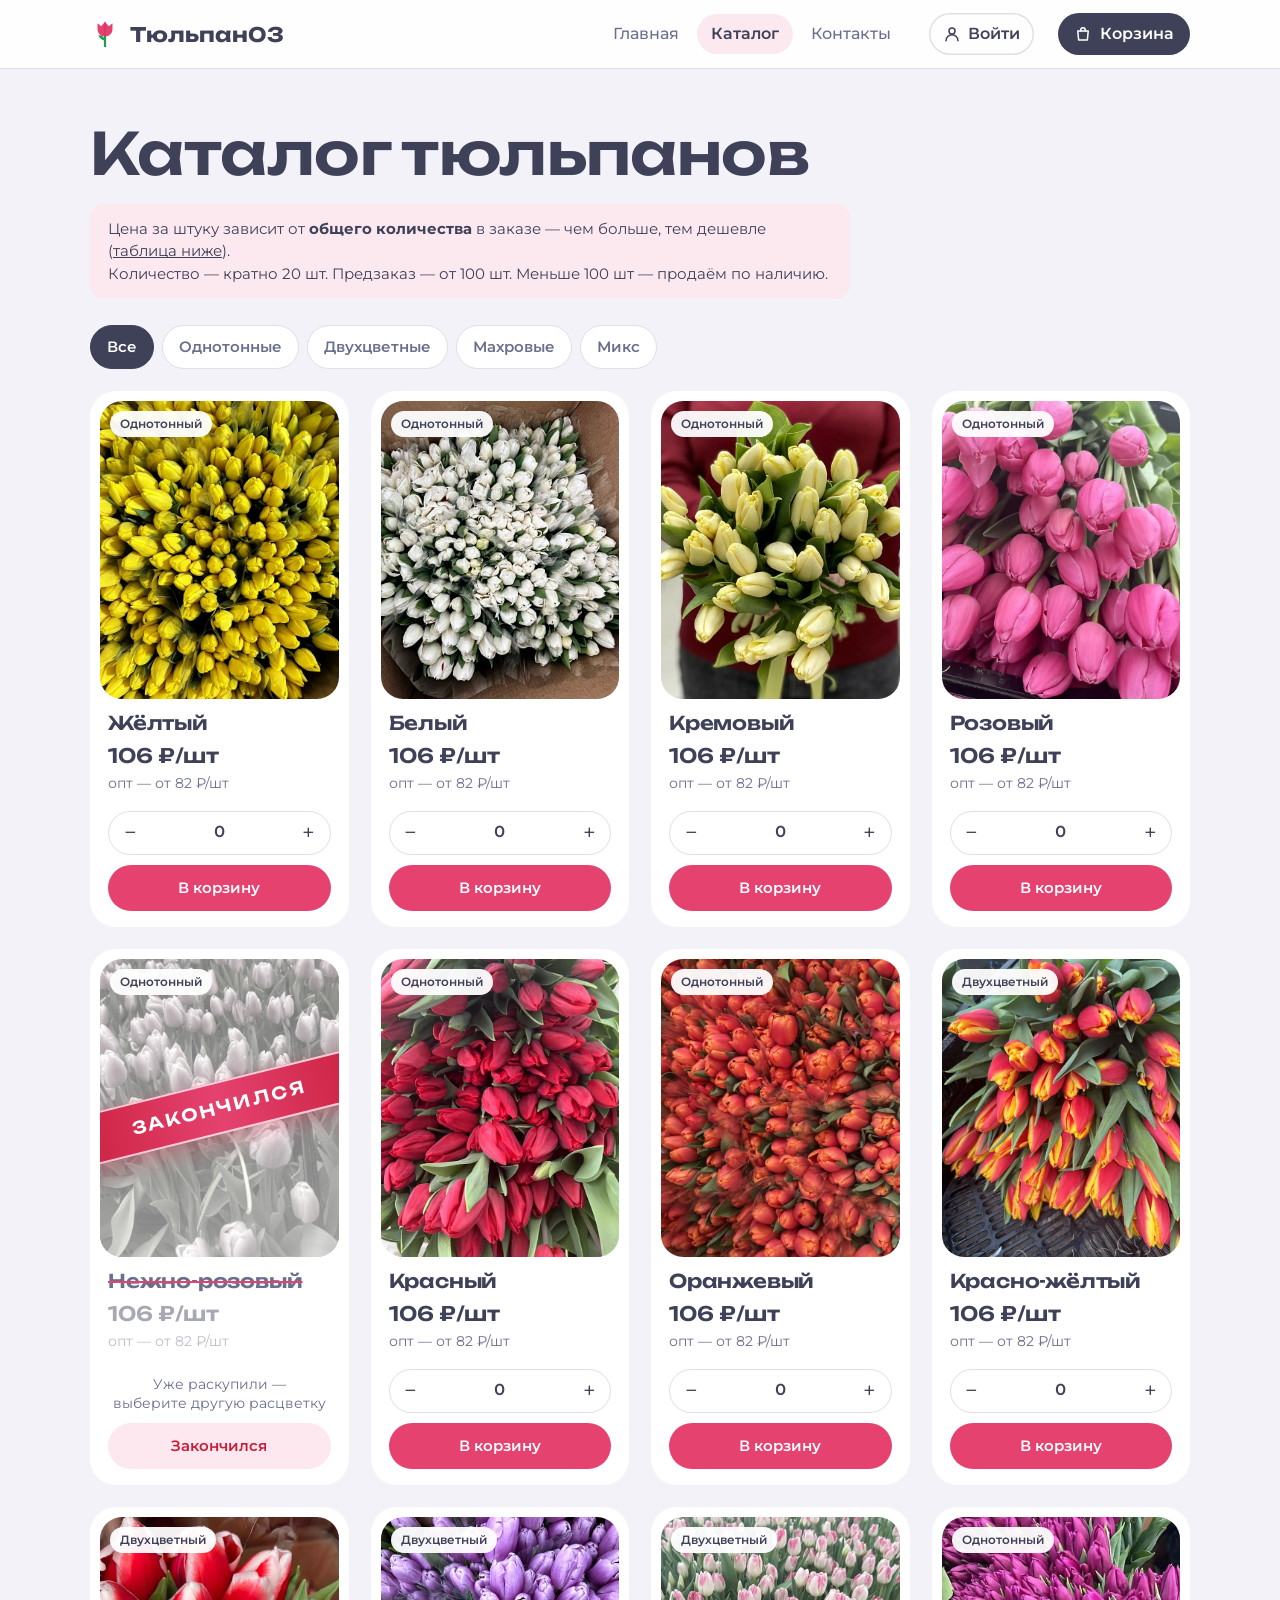
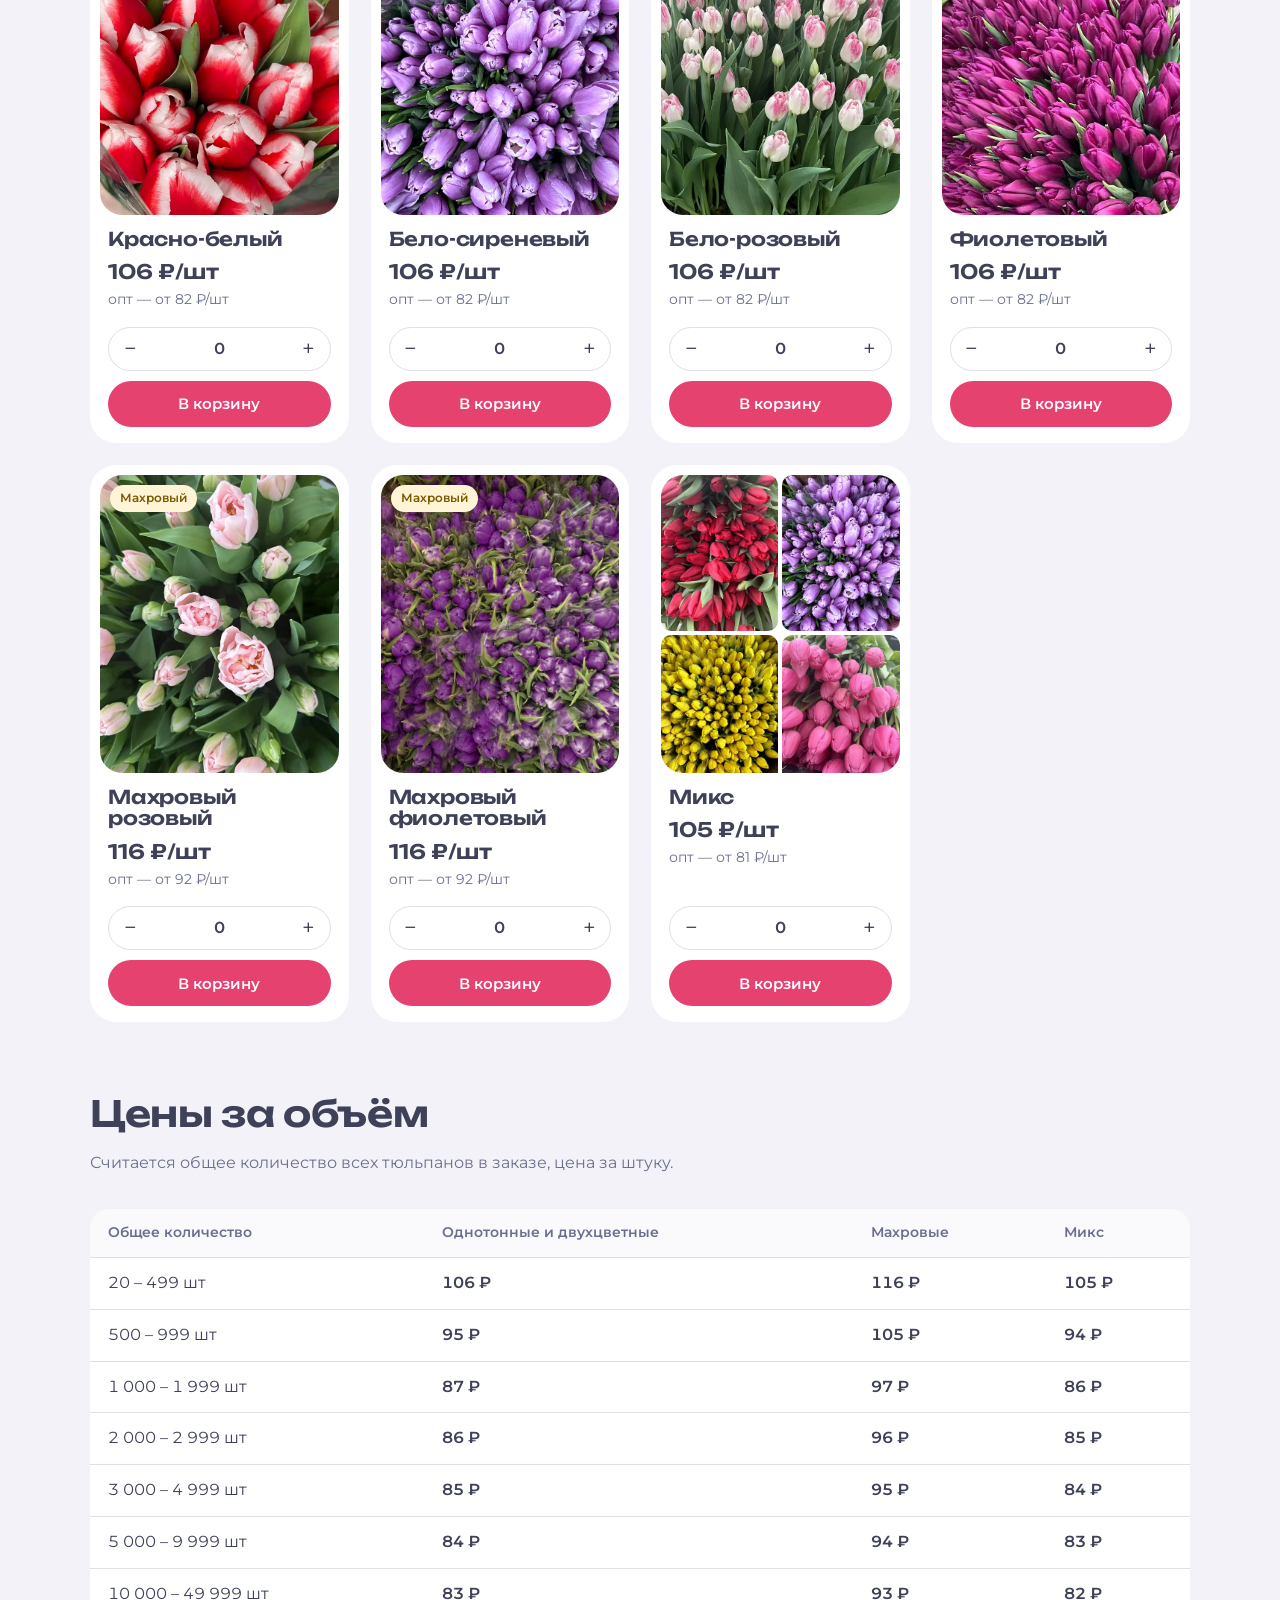
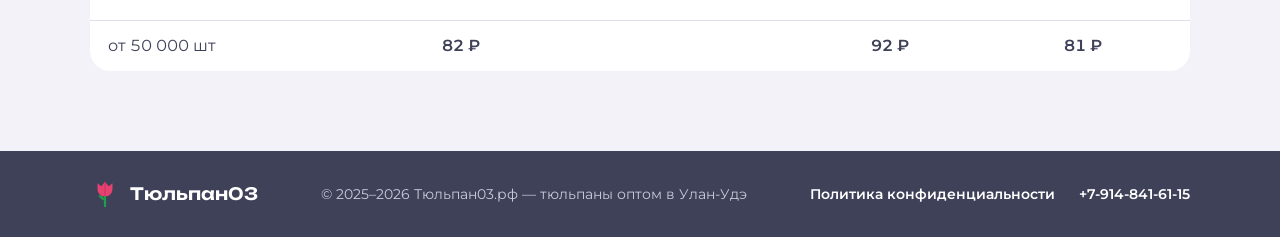
<file: catalog.html>
<!doctype html>
<html lang="ru">
<head>
  <meta charset="UTF-8">
  <meta name="viewport" content="width=device-width, initial-scale=1">
  <title>Каталог тюльпанов оптом — цены от 81 ₽ | Тюльпан03, Улан-Удэ</title>
  <meta name="description" content="15 расцветок тюльпанов оптом в Улан-Удэ: однотонные, двухцветные, махровые и микс. Цена от 81 ₽ за штуку, скидки за объём. Предзаказ к 8 Марта.">
  <link rel="canonical" href="https://xn--03-6kc7blkt5fq.xn--p1ai/catalog.html">
  <meta property="og:type" content="website">
  <meta property="og:locale" content="ru_RU">
  <meta property="og:site_name" content="Тюльпан03">
  <meta property="og:title" content="Каталог тюльпанов оптом — Тюльпан03">
  <meta property="og:description" content="15 расцветок, цена от 81 ₽ за штуку, скидки за объём. Улан-Удэ.">
  <meta property="og:url" content="https://xn--03-6kc7blkt5fq.xn--p1ai/catalog.html">
  <meta property="og:image" content="https://xn--03-6kc7blkt5fq.xn--p1ai/tulips-new.jpg">
  <meta name="theme-color" content="#3E4158">

  <link rel="icon" type="image/png" sizes="32x32" href="favicon.png">
  <link rel="icon" href="favicon.ico" sizes="any">
  <link rel="apple-touch-icon" sizes="180x180" href="icon.png">

  <link rel="preconnect" href="https://fonts.googleapis.com">
  <link rel="preconnect" href="https://fonts.gstatic.com" crossorigin>
  <link rel="stylesheet" href="https://fonts.googleapis.com/css2?family=Montserrat:wght@400;500;600;700&family=Unbounded:wght@500;600;700&display=swap">
  <link rel="stylesheet" href="style.css?v=31b14279">
  <script src="prices.js?v=e1ca99b3"></script>
  <script src="common.js?v=4439fac9"></script>
</head>
<body>
<header class="site-header">
  <div class="wrap">
    <a class="logo" href="index.html" aria-label="Тюльпан03 — на главную"><svg viewBox="0 0 32 32" aria-hidden="true"><path d="M16 29V17" stroke="#1E9E4A" stroke-width="2.4" stroke-linecap="round"/><path d="M16 23c-3.5-.4-6-2.4-7-5.6 3.4-.3 5.9 1.4 7 5.6z" fill="#1E9E4A"/><path d="M16 18.5c-4.6 0-8-3.3-8-8.2V4.6l4 3 4-4.6 4 4.6 4-3v5.7c0 4.9-3.4 8.2-8 8.2z" fill="#E54270"/><path d="M16 3v15.5" stroke="#C92C5A" stroke-width="1.4" opacity=".55"/></svg>Тюльпан03</a>
    <nav class="nav" aria-label="Разделы сайта"><a href="index.html">Главная</a><a href="catalog.html" class="active" aria-current="page">Каталог</a><a href="contacts.html">Контакты</a></nav>
    <a class="account-link" href="account.html" hidden><svg viewBox="0 0 24 24" fill="none" stroke="currentColor" stroke-width="2" stroke-linecap="round" stroke-linejoin="round" aria-hidden="true"><circle cx="12" cy="8" r="4"/><path d="M4 21a8 8 0 0 1 16 0"/></svg><span class="account-word">Войти</span></a>
    <a class="cart-link" href="cart.html" aria-label="Корзина"><svg viewBox="0 0 24 24" fill="none" stroke="currentColor" stroke-width="2" stroke-linecap="round" stroke-linejoin="round" aria-hidden="true"><path d="M5 8h14l-1.2 12H6.2z"/><path d="M9 8V6.5a3 3 0 0 1 6 0V8"/></svg><span class="cart-word">Корзина</span><span class="cart-count"></span></a>
  </div>
</header>

<main class="wrap">
  <section class="page-head">
    <h1>Каталог тюльпанов</h1>
    <div class="note">
      Цена за штуку зависит от <b>общего количества</b> в заказе — чем больше, тем дешевле (<a href="#tiers">таблица ниже</a>).<br>
      Количество — кратно 20 шт. Предзаказ — от 100 шт. Меньше 100 шт — продаём по наличию.
    </div>
  </section>

  <div class="filters" role="group" aria-label="Показать сорта">
    <button class="chip" type="button" data-filter="all" aria-pressed="true">Все</button>
    <button class="chip" type="button" data-filter="one" aria-pressed="false">Однотонные</button>
    <button class="chip" type="button" data-filter="two" aria-pressed="false">Двухцветные</button>
    <button class="chip" type="button" data-filter="terry" aria-pressed="false">Махровые</button>
    <button class="chip" type="button" data-filter="mix" aria-pressed="false">Микс</button>
  </div>

  <div class="grid">
      <article class="card" data-type="smooth" data-group="one">
        <div class="card-photo"><img src="yellow.jpg" alt="Жёлтый тюльпан" width="640" height="800"><span class="tag">Однотонный</span></div>
        <div class="card-body">
          <h3>Жёлтый</h3>
          <div class="price-line"><span class="retail">106 ₽/шт</span><span class="opt">опт — от 82 ₽/шт</span></div>
          <div class="card-actions">
            <div class="stepper">
              <button type="button" aria-label="Меньше" onclick="changeQty('qty-yellow',-QTY_STEP)">−</button>
              <input id="qty-yellow" value="0" inputmode="numeric" aria-label="Жёлтый: количество, шт" onblur="handleManual('qty-yellow')" oninput="refreshCards()">
              <button type="button" aria-label="Больше" onclick="changeQty('qty-yellow',QTY_STEP)">+</button>
            </div>
            <button class="btn add-btn" type="button" data-qty="qty-yellow" data-name="Жёлтый" data-type="smooth" onclick="addToCart('smooth','Жёлтый','qty-yellow')">В корзину</button>
          </div>
        </div>
      </article>
      <article class="card" data-type="smooth" data-group="one">
        <div class="card-photo"><img src="white.jpg" alt="Белый тюльпан" width="354" height="472"><span class="tag">Однотонный</span></div>
        <div class="card-body">
          <h3>Белый</h3>
          <div class="price-line"><span class="retail">106 ₽/шт</span><span class="opt">опт — от 82 ₽/шт</span></div>
          <div class="card-actions">
            <div class="stepper">
              <button type="button" aria-label="Меньше" onclick="changeQty('qty-white',-QTY_STEP)">−</button>
              <input id="qty-white" value="0" inputmode="numeric" aria-label="Белый: количество, шт" onblur="handleManual('qty-white')" oninput="refreshCards()">
              <button type="button" aria-label="Больше" onclick="changeQty('qty-white',QTY_STEP)">+</button>
            </div>
            <button class="btn add-btn" type="button" data-qty="qty-white" data-name="Белый" data-type="smooth" onclick="addToCart('smooth','Белый','qty-white')">В корзину</button>
          </div>
        </div>
      </article>
      <article class="card" data-type="smooth" data-group="one">
        <div class="card-photo"><img src="cream.jpg" alt="Кремовый тюльпан" width="800" height="800"><span class="tag">Однотонный</span></div>
        <div class="card-body">
          <h3>Кремовый</h3>
          <div class="price-line"><span class="retail">106 ₽/шт</span><span class="opt">опт — от 82 ₽/шт</span></div>
          <div class="card-actions">
            <div class="stepper">
              <button type="button" aria-label="Меньше" onclick="changeQty('qty-cream',-QTY_STEP)">−</button>
              <input id="qty-cream" value="0" inputmode="numeric" aria-label="Кремовый: количество, шт" onblur="handleManual('qty-cream')" oninput="refreshCards()">
              <button type="button" aria-label="Больше" onclick="changeQty('qty-cream',QTY_STEP)">+</button>
            </div>
            <button class="btn add-btn" type="button" data-qty="qty-cream" data-name="Кремовый" data-type="smooth" onclick="addToCart('smooth','Кремовый','qty-cream')">В корзину</button>
          </div>
        </div>
      </article>
      <article class="card" data-type="smooth" data-group="one">
        <div class="card-photo"><img src="pink.jpg" alt="Розовый тюльпан" width="640" height="800"><span class="tag">Однотонный</span></div>
        <div class="card-body">
          <h3>Розовый</h3>
          <div class="price-line"><span class="retail">106 ₽/шт</span><span class="opt">опт — от 82 ₽/шт</span></div>
          <div class="card-actions">
            <div class="stepper">
              <button type="button" aria-label="Меньше" onclick="changeQty('qty-pink',-QTY_STEP)">−</button>
              <input id="qty-pink" value="0" inputmode="numeric" aria-label="Розовый: количество, шт" onblur="handleManual('qty-pink')" oninput="refreshCards()">
              <button type="button" aria-label="Больше" onclick="changeQty('qty-pink',QTY_STEP)">+</button>
            </div>
            <button class="btn add-btn" type="button" data-qty="qty-pink" data-name="Розовый" data-type="smooth" onclick="addToCart('smooth','Розовый','qty-pink')">В корзину</button>
          </div>
        </div>
      </article>
      <article class="card" data-type="smooth" data-group="one">
        <div class="card-photo"><img src="softpink.jpg" alt="Нежно-розовый тюльпан" width="640" height="800" loading="lazy"><span class="tag">Однотонный</span></div>
        <div class="card-body">
          <h3>Нежно-розовый</h3>
          <div class="price-line"><span class="retail">106 ₽/шт</span><span class="opt">опт — от 82 ₽/шт</span></div>
          <div class="card-actions">
            <div class="stepper">
              <button type="button" aria-label="Меньше" onclick="changeQty('qty-softpink',-QTY_STEP)">−</button>
              <input id="qty-softpink" value="0" inputmode="numeric" aria-label="Нежно-розовый: количество, шт" onblur="handleManual('qty-softpink')" oninput="refreshCards()">
              <button type="button" aria-label="Больше" onclick="changeQty('qty-softpink',QTY_STEP)">+</button>
            </div>
            <button class="btn add-btn" type="button" data-qty="qty-softpink" data-name="Нежно-розовый" data-type="smooth" onclick="addToCart('smooth','Нежно-розовый','qty-softpink')">В корзину</button>
          </div>
        </div>
      </article>
      <article class="card" data-type="smooth" data-group="one">
        <div class="card-photo"><img src="red.jpg" alt="Красный тюльпан" width="640" height="800" loading="lazy"><span class="tag">Однотонный</span></div>
        <div class="card-body">
          <h3>Красный</h3>
          <div class="price-line"><span class="retail">106 ₽/шт</span><span class="opt">опт — от 82 ₽/шт</span></div>
          <div class="card-actions">
            <div class="stepper">
              <button type="button" aria-label="Меньше" onclick="changeQty('qty-red',-QTY_STEP)">−</button>
              <input id="qty-red" value="0" inputmode="numeric" aria-label="Красный: количество, шт" onblur="handleManual('qty-red')" oninput="refreshCards()">
              <button type="button" aria-label="Больше" onclick="changeQty('qty-red',QTY_STEP)">+</button>
            </div>
            <button class="btn add-btn" type="button" data-qty="qty-red" data-name="Красный" data-type="smooth" onclick="addToCart('smooth','Красный','qty-red')">В корзину</button>
          </div>
        </div>
      </article>
      <article class="card" data-type="smooth" data-group="one">
        <div class="card-photo"><img src="orange-own.jpg" alt="Оранжевый тюльпан" width="640" height="800" loading="lazy"><span class="tag">Однотонный</span></div>
        <div class="card-body">
          <h3>Оранжевый</h3>
          <div class="price-line"><span class="retail">106 ₽/шт</span><span class="opt">опт — от 82 ₽/шт</span></div>
          <div class="card-actions">
            <div class="stepper">
              <button type="button" aria-label="Меньше" onclick="changeQty('qty-orange',-QTY_STEP)">−</button>
              <input id="qty-orange" value="0" inputmode="numeric" aria-label="Оранжевый: количество, шт" onblur="handleManual('qty-orange')" oninput="refreshCards()">
              <button type="button" aria-label="Больше" onclick="changeQty('qty-orange',QTY_STEP)">+</button>
            </div>
            <button class="btn add-btn" type="button" data-qty="qty-orange" data-name="Оранжевый" data-type="smooth" onclick="addToCart('smooth','Оранжевый','qty-orange')">В корзину</button>
          </div>
        </div>
      </article>
      <article class="card" data-type="smooth" data-group="two">
        <div class="card-photo"><img src="redyellow.jpg" alt="Красно-жёлтый тюльпан" width="640" height="800" loading="lazy"><span class="tag">Двухцветный</span></div>
        <div class="card-body">
          <h3>Красно-жёлтый</h3>
          <div class="price-line"><span class="retail">106 ₽/шт</span><span class="opt">опт — от 82 ₽/шт</span></div>
          <div class="card-actions">
            <div class="stepper">
              <button type="button" aria-label="Меньше" onclick="changeQty('qty-redyellow',-QTY_STEP)">−</button>
              <input id="qty-redyellow" value="0" inputmode="numeric" aria-label="Красно-жёлтый: количество, шт" onblur="handleManual('qty-redyellow')" oninput="refreshCards()">
              <button type="button" aria-label="Больше" onclick="changeQty('qty-redyellow',QTY_STEP)">+</button>
            </div>
            <button class="btn add-btn" type="button" data-qty="qty-redyellow" data-name="Красно-жёлтый" data-type="smooth" onclick="addToCart('smooth','Красно-жёлтый','qty-redyellow')">В корзину</button>
          </div>
        </div>
      </article>
      <article class="card" data-type="smooth" data-group="two">
        <div class="card-photo"><img src="redwhite.jpg" alt="Красно-белый тюльпан" width="640" height="800" loading="lazy"><span class="tag">Двухцветный</span></div>
        <div class="card-body">
          <h3>Красно-белый</h3>
          <div class="price-line"><span class="retail">106 ₽/шт</span><span class="opt">опт — от 82 ₽/шт</span></div>
          <div class="card-actions">
            <div class="stepper">
              <button type="button" aria-label="Меньше" onclick="changeQty('qty-redwhite',-QTY_STEP)">−</button>
              <input id="qty-redwhite" value="0" inputmode="numeric" aria-label="Красно-белый: количество, шт" onblur="handleManual('qty-redwhite')" oninput="refreshCards()">
              <button type="button" aria-label="Больше" onclick="changeQty('qty-redwhite',QTY_STEP)">+</button>
            </div>
            <button class="btn add-btn" type="button" data-qty="qty-redwhite" data-name="Красно-белый" data-type="smooth" onclick="addToCart('smooth','Красно-белый','qty-redwhite')">В корзину</button>
          </div>
        </div>
      </article>
      <article class="card" data-type="smooth" data-group="two">
        <div class="card-photo"><img src="whiteviolet.jpg" alt="Бело-сиреневый тюльпан" width="600" height="800" loading="lazy"><span class="tag">Двухцветный</span></div>
        <div class="card-body">
          <h3>Бело-сиреневый</h3>
          <div class="price-line"><span class="retail">106 ₽/шт</span><span class="opt">опт — от 82 ₽/шт</span></div>
          <div class="card-actions">
            <div class="stepper">
              <button type="button" aria-label="Меньше" onclick="changeQty('qty-whiteviolet',-QTY_STEP)">−</button>
              <input id="qty-whiteviolet" value="0" inputmode="numeric" aria-label="Бело-сиреневый: количество, шт" onblur="handleManual('qty-whiteviolet')" oninput="refreshCards()">
              <button type="button" aria-label="Больше" onclick="changeQty('qty-whiteviolet',QTY_STEP)">+</button>
            </div>
            <button class="btn add-btn" type="button" data-qty="qty-whiteviolet" data-name="Бело-сиреневый" data-type="smooth" onclick="addToCart('smooth','Бело-сиреневый','qty-whiteviolet')">В корзину</button>
          </div>
        </div>
      </article>
      <article class="card" data-type="smooth" data-group="two">
        <div class="card-photo"><img src="whitepink.jpg" alt="Бело-розовый тюльпан" width="640" height="800" loading="lazy"><span class="tag">Двухцветный</span></div>
        <div class="card-body">
          <h3>Бело-розовый</h3>
          <div class="price-line"><span class="retail">106 ₽/шт</span><span class="opt">опт — от 82 ₽/шт</span></div>
          <div class="card-actions">
            <div class="stepper">
              <button type="button" aria-label="Меньше" onclick="changeQty('qty-whitepink',-QTY_STEP)">−</button>
              <input id="qty-whitepink" value="0" inputmode="numeric" aria-label="Бело-розовый: количество, шт" onblur="handleManual('qty-whitepink')" oninput="refreshCards()">
              <button type="button" aria-label="Больше" onclick="changeQty('qty-whitepink',QTY_STEP)">+</button>
            </div>
            <button class="btn add-btn" type="button" data-qty="qty-whitepink" data-name="Бело-розовый" data-type="smooth" onclick="addToCart('smooth','Бело-розовый','qty-whitepink')">В корзину</button>
          </div>
        </div>
      </article>
      <article class="card" data-type="smooth" data-group="one">
        <div class="card-photo"><img src="violet.jpg" alt="Фиолетовый тюльпан" width="640" height="800" loading="lazy"><span class="tag">Однотонный</span></div>
        <div class="card-body">
          <h3>Фиолетовый</h3>
          <div class="price-line"><span class="retail">106 ₽/шт</span><span class="opt">опт — от 82 ₽/шт</span></div>
          <div class="card-actions">
            <div class="stepper">
              <button type="button" aria-label="Меньше" onclick="changeQty('qty-violet',-QTY_STEP)">−</button>
              <input id="qty-violet" value="0" inputmode="numeric" aria-label="Фиолетовый: количество, шт" onblur="handleManual('qty-violet')" oninput="refreshCards()">
              <button type="button" aria-label="Больше" onclick="changeQty('qty-violet',QTY_STEP)">+</button>
            </div>
            <button class="btn add-btn" type="button" data-qty="qty-violet" data-name="Фиолетовый" data-type="smooth" onclick="addToCart('smooth','Фиолетовый','qty-violet')">В корзину</button>
          </div>
        </div>
      </article>
      <article class="card" data-type="terry" data-group="terry">
        <div class="card-photo"><img src="mahrovy-rozovyj.jpg" alt="Махровый розовый тюльпан" width="640" height="800" loading="lazy"><span class="tag terry">Махровый</span></div>
        <div class="card-body">
          <h3>Махровый розовый</h3>
          <div class="price-line"><span class="retail">116 ₽/шт</span><span class="opt">опт — от 92 ₽/шт</span></div>
          <div class="card-actions">
            <div class="stepper">
              <button type="button" aria-label="Меньше" onclick="changeQty('qty-mah-pink',-QTY_STEP)">−</button>
              <input id="qty-mah-pink" value="0" inputmode="numeric" aria-label="Махровый розовый: количество, шт" onblur="handleManual('qty-mah-pink')" oninput="refreshCards()">
              <button type="button" aria-label="Больше" onclick="changeQty('qty-mah-pink',QTY_STEP)">+</button>
            </div>
            <button class="btn add-btn" type="button" data-qty="qty-mah-pink" data-name="Махровый розовый" data-type="terry" onclick="addToCart('terry','Махровый розовый','qty-mah-pink')">В корзину</button>
          </div>
        </div>
      </article>
      <article class="card" data-type="terry" data-group="terry">
        <div class="card-photo"><img src="mahrovy-violet.jpg" alt="Махровый фиолетовый тюльпан" width="640" height="800" loading="lazy"><span class="tag terry">Махровый</span></div>
        <div class="card-body">
          <h3>Махровый фиолетовый</h3>
          <div class="price-line"><span class="retail">116 ₽/шт</span><span class="opt">опт — от 92 ₽/шт</span></div>
          <div class="card-actions">
            <div class="stepper">
              <button type="button" aria-label="Меньше" onclick="changeQty('qty-mah-violet',-QTY_STEP)">−</button>
              <input id="qty-mah-violet" value="0" inputmode="numeric" aria-label="Махровый фиолетовый: количество, шт" onblur="handleManual('qty-mah-violet')" oninput="refreshCards()">
              <button type="button" aria-label="Больше" onclick="changeQty('qty-mah-violet',QTY_STEP)">+</button>
            </div>
            <button class="btn add-btn" type="button" data-qty="qty-mah-violet" data-name="Махровый фиолетовый" data-type="terry" onclick="addToCart('terry','Махровый фиолетовый','qty-mah-violet')">В корзину</button>
          </div>
        </div>
      </article>
      <article class="card" data-type="mix" data-group="mix">
        <div class="card-photo mix-photo" role="img" aria-label="Микс тюльпанов разных цветов">
            <img src="red.jpg" alt="" loading="lazy"><img src="whiteviolet.jpg" alt="" loading="lazy">
            <img src="yellow.jpg" alt="" loading="lazy"><img src="pink.jpg" alt="" loading="lazy">
            <div class="mix-text">Выбор расцветки на наше усмотрение!<small>Не менее 5 сортов.</small></div>
          </div>
        <div class="card-body">
          <h3>Микс</h3>
          <div class="price-line"><span class="retail">105 ₽/шт</span><span class="opt">опт — от 81 ₽/шт</span></div>
          <div class="card-actions">
            <div class="stepper">
              <button type="button" aria-label="Меньше" onclick="changeQty('qty-mix',-QTY_STEP)">−</button>
              <input id="qty-mix" value="0" inputmode="numeric" aria-label="Микс: количество, шт" onblur="handleManual('qty-mix')" oninput="refreshCards()">
              <button type="button" aria-label="Больше" onclick="changeQty('qty-mix',QTY_STEP)">+</button>
            </div>
            <button class="btn add-btn" type="button" data-qty="qty-mix" data-name="Микс" data-type="mix" onclick="addToCart('mix','Микс','qty-mix')">В корзину</button>
          </div>
        </div>
      </article>
  </div>

  <section class="tiers" id="tiers">
    <h2>Цены за объём</h2>
    <p class="muted">Считается общее количество всех тюльпанов в заказе, цена за штуку.</p>
    <div class="tiers-wrap">
      <table class="tiers-table">
        <thead><tr><th>Общее количество</th><th>Однотонные и двухцветные</th><th>Махровые</th><th>Микс</th></tr></thead>
        <tbody id="tiersBody"></tbody>
      </table>
    </div>
  </section>
</main>

<footer class="site-footer">
  <div class="wrap">
    <a class="logo" href="index.html"><svg viewBox="0 0 32 32" aria-hidden="true"><path d="M16 29V17" stroke="#1E9E4A" stroke-width="2.4" stroke-linecap="round"/><path d="M16 23c-3.5-.4-6-2.4-7-5.6 3.4-.3 5.9 1.4 7 5.6z" fill="#1E9E4A"/><path d="M16 18.5c-4.6 0-8-3.3-8-8.2V4.6l4 3 4-4.6 4 4.6 4-3v5.7c0 4.9-3.4 8.2-8 8.2z" fill="#E54270"/><path d="M16 3v15.5" stroke="#C92C5A" stroke-width="1.4" opacity=".55"/></svg>Тюльпан03</a>
    <div>© 2025–<span class="year">2026</span> Тюльпан03.рф — тюльпаны оптом в Улан-Удэ</div>
    <div class="footer-links"><a href="privacy.html">Политика конфиденциальности</a><a href="tel:+79148416115">+7-914-841-61-15</a></div>
  </div>
</footer>

<div class="cart-bar" id="cartBar">
  <div class="cart-bar-inner">
    <div class="cart-bar-sum"><b id="barTotal">0 ₽</b><span id="barQty"></span></div>
    <a class="btn" href="cart.html">Оформить заказ</a>
  </div>
</div>

<script>
  // Цены на карточках — из prices.js, поэтому всегда совпадают с корзиной
  document.querySelectorAll('.card[data-type]').forEach(card => {
    const t = card.dataset.type;
    card.querySelector('.retail').textContent = basePrice(t) + ' ₽/шт';
    card.querySelector('.opt').textContent = 'опт — от ' + minPrice(t) + ' ₽/шт';
  });

  // Закончившиеся сорта (SOLD_OUT в prices.js): зачёркнуты, кнопка «Закончился»
  document.querySelectorAll('.add-btn').forEach(b => {
    if (!isSoldOut(b.dataset.name)) return;
    const card = b.closest('.card');
    card.classList.add('sold-out');
    card.querySelector('.card-photo').insertAdjacentHTML('beforeend', '<div class="sold-out-ribbon">Закончился</div>');
    const st = card.querySelector('.stepper');
    st.insertAdjacentHTML('afterend', '<div class="sold-out-note">Уже раскупили —<br>выберите другую расцветку</div>');
    st.hidden = true;
    b.disabled = true;
    b.textContent = 'Закончился';
    b.removeAttribute('onclick');
  });

  // Таблица цен за объём
  (function(){
    const fmt = n => n.toLocaleString('ru-RU');
    document.getElementById('tiersBody').innerHTML = PRICE_TIERS.smooth.map((t, i) => {
      const range = t.max === Infinity ? 'от ' + fmt(t.min) : fmt(t.min) + ' – ' + fmt(t.max);
      return '<tr><td>' + range + ' шт</td><td>' + PRICE_TIERS.smooth[i].price + ' ₽</td><td>'
        + PRICE_TIERS.terry[i].price + ' ₽</td><td>' + PRICE_TIERS.mix[i].price + ' ₽</td></tr>';
    }).join('');
  })();

  // Фильтр сортов
  document.querySelectorAll('.chip').forEach(chip => {
    chip.addEventListener('click', () => {
      const f = chip.dataset.filter;
      document.querySelectorAll('.chip').forEach(c => c.setAttribute('aria-pressed', c === chip));
      document.querySelectorAll('.card').forEach(card => {
        card.hidden = !(f === 'all' || card.dataset.group === f);
      });
    });
  });

  // Счётчик на карточке = сколько этого сорта в корзине (0 — нет в корзине).
  // «В корзину» ставит в корзину ровно это количество, а не прибавляет.
  function qtyOrZero(v){
    v = parseInt(v, 10);
    if (isNaN(v) || v <= 0) return 0;
    return Math.ceil(v / QTY_STEP) * QTY_STEP;
  }
  function inCart(name, type){
    const it = loadCart().find(i => i.name === name && i.type === type);
    return it ? it.qty : 0;
  }
  function changeQty(inputId, delta){
    const el = document.getElementById(inputId);
    el.value = Math.max(0, qtyOrZero(el.value) + delta);
    refreshCards();
  }
  function handleManual(inputId){
    const el = document.getElementById(inputId);
    el.value = qtyOrZero(el.value);
    refreshCards();
  }

  function addToCart(type, name, inputId){
    const el = document.getElementById(inputId);
    const qty = qtyOrZero(el.value);
    el.value = qty;
    const cart = loadCart();
    const idx = cart.findIndex(i => i.name === name && i.type === type);
    if (!qty){
      if (idx < 0){ toast('Выберите количество кнопкой «+»'); return; }
      cart.splice(idx, 1);
      saveCart(cart);
      toast(name + ' убран из корзины');
    } else {
      if (idx >= 0) cart[idx].qty = qty; else cart.push({name, type, qty});
      saveCart(cart);
      toast('✓ ' + name + ': ' + qty + ' шт в корзине');
      goal('add_to_cart');
    }
    updateBar();
    refreshCards();
  }

  // Надпись на кнопке: «В корзину» / «В корзине ✓» / «Обновить корзину»
  function refreshCards(sync){
    document.querySelectorAll('.add-btn:not([disabled])').forEach(b => {
      const el = document.getElementById(b.dataset.qty);
      const have = inCart(b.dataset.name, b.dataset.type);
      if (sync) el.value = have;
      const want = qtyOrZero(el.value);
      const done = have > 0 && want === have;
      b.classList.toggle('in-cart', done);
      b.textContent = done ? 'В корзине ✓' : (have > 0 ? (want ? 'Обновить корзину' : 'Убрать из корзины') : 'В корзину');
    });
  }
  refreshCards(true);
  // Вернулись в каталог кнопкой «Назад» — показать актуальную корзину
  window.addEventListener('pageshow', e => { if (e.persisted){ refreshCards(true); updateBar(); } });

  // Нижняя панель: сколько штук и на какую сумму
  function updateBar(){
    const cart = loadCart();
    const qty = cartTotalQty(cart);
    const bar = document.getElementById('cartBar');
    bar.classList.toggle('visible', qty > 0);
    document.body.classList.toggle('has-cart-bar', qty > 0);
    if (!qty) return;
    const total = cart.reduce((s, i) => s + priceFor(i.type, qty) * i.qty, 0);
    document.getElementById('barTotal').textContent = rub(total);
    document.getElementById('barQty').textContent = 'В корзине ' + qty + ' шт';
  }
  updateBar();
</script>
</body>
</html>
</file>
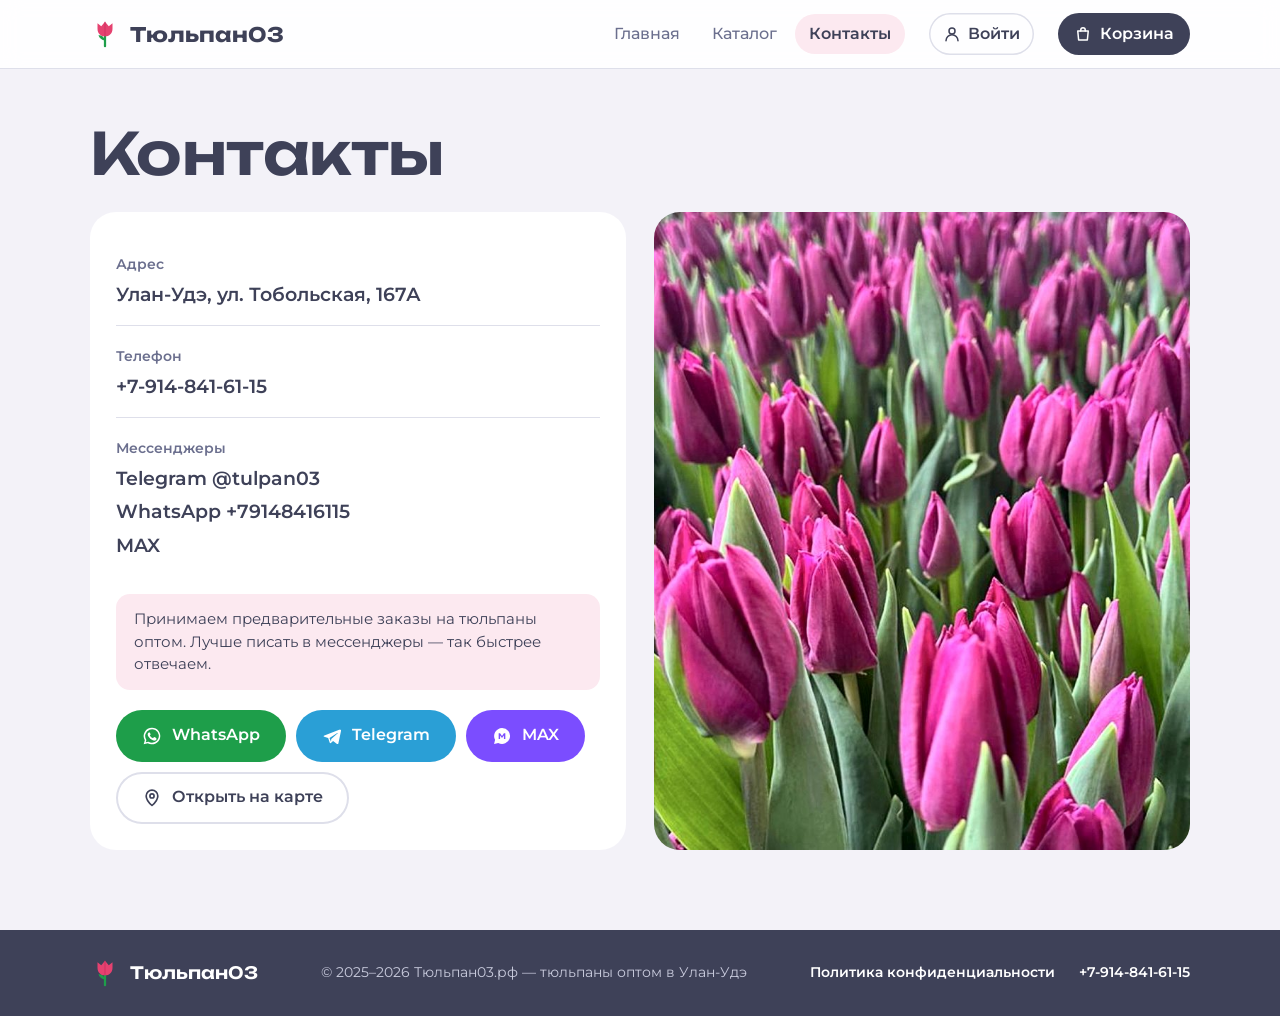
<file: contacts.html>
<!doctype html>
<html lang="ru">
<head>
  <meta charset="UTF-8">
  <meta name="viewport" content="width=device-width, initial-scale=1">
  <title>Контакты — Тюльпан03, тюльпаны оптом в Улан-Удэ</title>
  <meta name="description" content="Тюльпан03: Улан-Удэ, ул. Тобольская, 167А. Телефон +7-914-841-61-15, Telegram @tulpan03, WhatsApp. Принимаем предзаказы на тюльпаны оптом.">
  <link rel="canonical" href="https://xn--03-6kc7blkt5fq.xn--p1ai/contacts.html">
  <meta property="og:type" content="website">
  <meta property="og:locale" content="ru_RU">
  <meta property="og:site_name" content="Тюльпан03">
  <meta property="og:title" content="Контакты — Тюльпан03">
  <meta property="og:description" content="Улан-Удэ, ул. Тобольская, 167А. Телефон, Telegram, WhatsApp.">
  <meta property="og:url" content="https://xn--03-6kc7blkt5fq.xn--p1ai/contacts.html">
  <meta property="og:image" content="https://xn--03-6kc7blkt5fq.xn--p1ai/tulips-new.jpg">
  <meta name="theme-color" content="#3E4158">

  <link rel="icon" type="image/png" sizes="32x32" href="favicon.png">
  <link rel="icon" href="favicon.ico" sizes="any">
  <link rel="apple-touch-icon" sizes="180x180" href="icon.png">

  <link rel="preconnect" href="https://fonts.googleapis.com">
  <link rel="preconnect" href="https://fonts.gstatic.com" crossorigin>
  <link rel="stylesheet" href="https://fonts.googleapis.com/css2?family=Montserrat:wght@400;500;600;700&family=Unbounded:wght@500;600;700&display=swap">
  <link rel="stylesheet" href="style.css?v=31b14279">
  <script src="prices.js?v=e1ca99b3"></script>
  <script src="common.js?v=4439fac9"></script>
</head>
<body>
<header class="site-header">
  <div class="wrap">
    <a class="logo" href="index.html" aria-label="Тюльпан03 — на главную"><svg viewBox="0 0 32 32" aria-hidden="true"><path d="M16 29V17" stroke="#1E9E4A" stroke-width="2.4" stroke-linecap="round"/><path d="M16 23c-3.5-.4-6-2.4-7-5.6 3.4-.3 5.9 1.4 7 5.6z" fill="#1E9E4A"/><path d="M16 18.5c-4.6 0-8-3.3-8-8.2V4.6l4 3 4-4.6 4 4.6 4-3v5.7c0 4.9-3.4 8.2-8 8.2z" fill="#E54270"/><path d="M16 3v15.5" stroke="#C92C5A" stroke-width="1.4" opacity=".55"/></svg>Тюльпан03</a>
    <nav class="nav" aria-label="Разделы сайта"><a href="index.html">Главная</a><a href="catalog.html">Каталог</a><a href="contacts.html" class="active" aria-current="page">Контакты</a></nav>
    <a class="account-link" href="account.html" hidden><svg viewBox="0 0 24 24" fill="none" stroke="currentColor" stroke-width="2" stroke-linecap="round" stroke-linejoin="round" aria-hidden="true"><circle cx="12" cy="8" r="4"/><path d="M4 21a8 8 0 0 1 16 0"/></svg><span class="account-word">Войти</span></a>
    <a class="cart-link" href="cart.html" aria-label="Корзина"><svg viewBox="0 0 24 24" fill="none" stroke="currentColor" stroke-width="2" stroke-linecap="round" stroke-linejoin="round" aria-hidden="true"><path d="M5 8h14l-1.2 12H6.2z"/><path d="M9 8V6.5a3 3 0 0 1 6 0V8"/></svg><span class="cart-word">Корзина</span><span class="cart-count"></span></a>
  </div>
</header>

<main class="wrap">
  <section class="page-head">
    <h1>Контакты</h1>
  </section>

  <div class="contacts-grid">
    <div class="panel">
      <div class="contact-rows">
        <div class="contact-row">
          <div class="label">Адрес</div>
          <div class="value"><a href="https://yandex.ru/maps/?text=%D0%A3%D0%BB%D0%B0%D0%BD-%D0%A3%D0%B4%D1%8D%2C%20%D1%83%D0%BB.%20%D0%A2%D0%BE%D0%B1%D0%BE%D0%BB%D1%8C%D1%81%D0%BA%D0%B0%D1%8F%2C%20167%D0%90" target="_blank" rel="noopener">Улан-Удэ, ул. Тобольская, 167А</a></div>
        </div>
        <div class="contact-row">
          <div class="label">Телефон</div>
          <div class="value"><a href="tel:+79148416115">+7-914-841-61-15</a></div>
        </div>
        <div class="contact-row">
          <div class="label">Мессенджеры</div>
          <div class="value"><a href="https://t.me/tulpan03" target="_blank" rel="noopener">Telegram @tulpan03</a></div>
          <div class="value"><a href="https://wa.me/79148416115" target="_blank" rel="noopener">WhatsApp +79148416115</a></div>
          <div class="value"><a href="https://max.ru/u/f9LHodD0cOJhlWPM-F5Y0uNLTh9gBpeIXjgkH4iijE8xP8P8b7anbxYKv4s" target="_blank" rel="noopener">MAX</a></div>
        </div>
      </div>
      <p class="note" style="margin:18px 0 0">
        Принимаем предварительные заказы на тюльпаны оптом. Лучше писать в мессенджеры —
        так быстрее отвечаем.
      </p>
      <div class="contact-actions">
        <a class="btn btn-wa" href="https://wa.me/79148416115" target="_blank" rel="noopener"><svg viewBox="0 0 24 24" fill="currentColor" aria-hidden="true"><path d="M12 2a10 10 0 0 0-8.6 15.1L2 22l5-1.3A10 10 0 1 0 12 2zm0 18.2a8.2 8.2 0 0 1-4.2-1.2l-.3-.2-3 .8.8-2.9-.2-.3A8.2 8.2 0 1 1 12 20.2zm4.5-6.1c-.2-.1-1.5-.7-1.7-.8-.2-.1-.4-.1-.6.1l-.8 1c-.1.2-.3.2-.5.1a6.7 6.7 0 0 1-3.3-2.9c-.3-.4.2-.4.7-1.3.1-.2 0-.3 0-.4l-.8-1.8c-.2-.5-.4-.4-.6-.4h-.5a1 1 0 0 0-.7.3 3 3 0 0 0-.9 2.2 5.2 5.2 0 0 0 1.1 2.7 11.8 11.8 0 0 0 4.5 4c1.7.7 2.3.8 3.2.6.5-.1 1.5-.6 1.7-1.2.2-.6.2-1.1.2-1.2-.1-.1-.3-.2-.5-.3z"/></svg>WhatsApp</a>
        <a class="btn btn-tg" href="https://t.me/tulpan03" target="_blank" rel="noopener"><svg viewBox="0 0 24 24" fill="currentColor" aria-hidden="true"><path d="M21.4 4.2 2.9 11.3c-1.2.5-1.2 1.2-.2 1.5l4.7 1.5 1.8 5.6c.2.6.4.8.9.8.4 0 .6-.2.9-.5l2.3-2.2 4.7 3.5c.9.5 1.5.2 1.7-.8l3.1-14.6c.3-1.3-.5-1.8-1.4-1.4zM9 14.3l9.4-5.9c.4-.3.8-.1.5.2l-7.8 7-.3 3.3z"/></svg>Telegram</a>
        <a class="btn btn-max" href="https://max.ru/u/f9LHodD0cOJhlWPM-F5Y0uNLTh9gBpeIXjgkH4iijE8xP8P8b7anbxYKv4s" target="_blank" rel="noopener"><svg viewBox="0 0 24 24" fill="currentColor" aria-hidden="true"><path d="M12 2.5a9.5 9.5 0 0 0-8.3 14.1L2.5 21.5l5-1.2A9.5 9.5 0 1 0 12 2.5zm-4 13V8.6h1.7l2.3 3.3 2.3-3.3H16v6.9h-1.7v-4.2L12 14.4l-2.3-3.1v4.2z"/></svg>MAX</a>
        <a class="btn btn-ghost" href="https://yandex.ru/maps/?text=%D0%A3%D0%BB%D0%B0%D0%BD-%D0%A3%D0%B4%D1%8D%2C%20%D1%83%D0%BB.%20%D0%A2%D0%BE%D0%B1%D0%BE%D0%BB%D1%8C%D1%81%D0%BA%D0%B0%D1%8F%2C%20167%D0%90" target="_blank" rel="noopener"><svg viewBox="0 0 24 24" fill="none" stroke="currentColor" stroke-width="2" stroke-linecap="round" stroke-linejoin="round" aria-hidden="true"><path d="M12 21s-7-6.2-7-11.5a7 7 0 0 1 14 0C19 14.8 12 21 12 21z"/><circle cx="12" cy="9.5" r="2.5"/></svg>Открыть на карте</a>
      </div>
    </div>
    <div class="contact-photo">
      <img src="tulips-new.jpg" alt="Букеты краснодарских тюльпанов разных цветов" width="1000" height="750" loading="lazy">
    </div>
  </div>
</main>

<footer class="site-footer">
  <div class="wrap">
    <a class="logo" href="index.html"><svg viewBox="0 0 32 32" aria-hidden="true"><path d="M16 29V17" stroke="#1E9E4A" stroke-width="2.4" stroke-linecap="round"/><path d="M16 23c-3.5-.4-6-2.4-7-5.6 3.4-.3 5.9 1.4 7 5.6z" fill="#1E9E4A"/><path d="M16 18.5c-4.6 0-8-3.3-8-8.2V4.6l4 3 4-4.6 4 4.6 4-3v5.7c0 4.9-3.4 8.2-8 8.2z" fill="#E54270"/><path d="M16 3v15.5" stroke="#C92C5A" stroke-width="1.4" opacity=".55"/></svg>Тюльпан03</a>
    <div>© 2025–<span class="year">2026</span> Тюльпан03.рф — тюльпаны оптом в Улан-Удэ</div>
    <div class="footer-links"><a href="privacy.html">Политика конфиденциальности</a><a href="tel:+79148416115">+7-914-841-61-15</a></div>
  </div>
</footer>

</body>
</html>
</file>
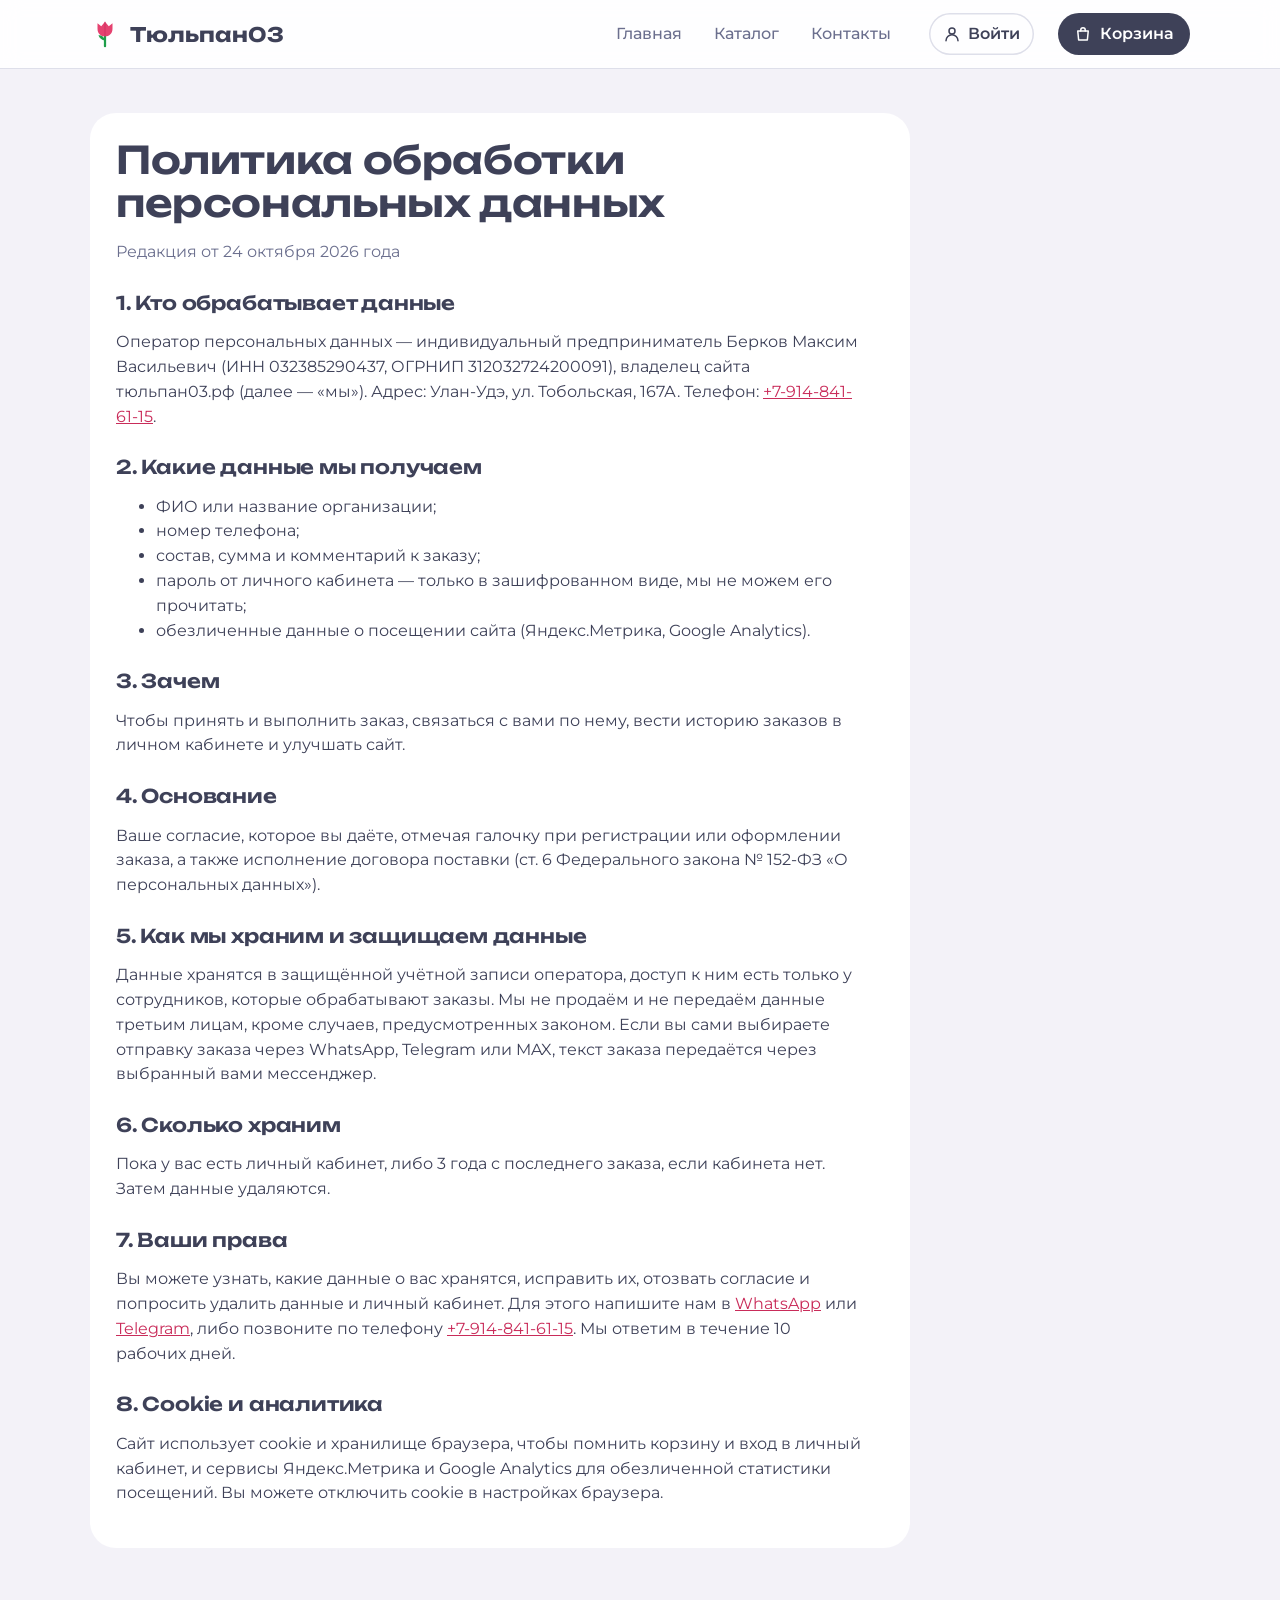
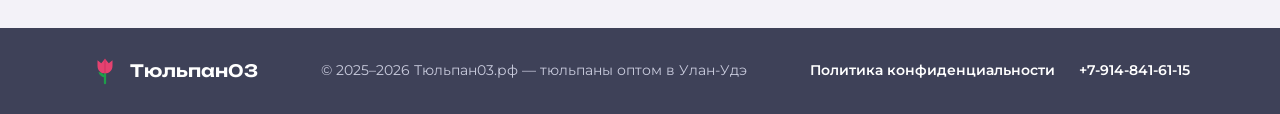
<file: privacy.html>
<!doctype html>
<html lang="ru">
<head>
  <meta charset="UTF-8">
  <meta name="viewport" content="width=device-width, initial-scale=1">
  <title>Политика конфиденциальности — Тюльпан03</title>
  <meta name="description" content="Как сайт тюльпан03.рф обрабатывает и защищает персональные данные покупателей.">
  <link rel="canonical" href="https://xn--03-6kc7blkt5fq.xn--p1ai/privacy.html">
  <meta property="og:type" content="website">
  <meta property="og:locale" content="ru_RU">
  <meta property="og:site_name" content="Тюльпан03">
  <meta property="og:title" content="Политика конфиденциальности — Тюльпан03">
  <meta property="og:description" content="Как сайт тюльпан03.рф обрабатывает и защищает персональные данные покупателей.">
  <meta property="og:url" content="https://xn--03-6kc7blkt5fq.xn--p1ai/privacy.html">
  <meta property="og:image" content="https://xn--03-6kc7blkt5fq.xn--p1ai/tulips-new.jpg">
  <meta name="theme-color" content="#3E4158">

  <link rel="icon" type="image/png" sizes="32x32" href="favicon.png">
  <link rel="icon" href="favicon.ico" sizes="any">
  <link rel="apple-touch-icon" sizes="180x180" href="icon.png">

  <link rel="preconnect" href="https://fonts.googleapis.com">
  <link rel="preconnect" href="https://fonts.gstatic.com" crossorigin>
  <link rel="stylesheet" href="https://fonts.googleapis.com/css2?family=Montserrat:wght@400;500;600;700&family=Unbounded:wght@500;600;700&display=swap">
  <link rel="stylesheet" href="style.css?v=31b14279">
  <script src="prices.js?v=e1ca99b3"></script>
  <script src="common.js?v=4439fac9"></script>
</head>
<body>
<header class="site-header">
  <div class="wrap">
    <a class="logo" href="index.html" aria-label="Тюльпан03 — на главную"><svg viewBox="0 0 32 32" aria-hidden="true"><path d="M16 29V17" stroke="#1E9E4A" stroke-width="2.4" stroke-linecap="round"/><path d="M16 23c-3.5-.4-6-2.4-7-5.6 3.4-.3 5.9 1.4 7 5.6z" fill="#1E9E4A"/><path d="M16 18.5c-4.6 0-8-3.3-8-8.2V4.6l4 3 4-4.6 4 4.6 4-3v5.7c0 4.9-3.4 8.2-8 8.2z" fill="#E54270"/><path d="M16 3v15.5" stroke="#C92C5A" stroke-width="1.4" opacity=".55"/></svg>Тюльпан03</a>
    <nav class="nav" aria-label="Разделы сайта"><a href="index.html">Главная</a><a href="catalog.html">Каталог</a><a href="contacts.html">Контакты</a></nav>
    <a class="account-link" href="account.html" hidden><svg viewBox="0 0 24 24" fill="none" stroke="currentColor" stroke-width="2" stroke-linecap="round" stroke-linejoin="round" aria-hidden="true"><circle cx="12" cy="8" r="4"/><path d="M4 21a8 8 0 0 1 16 0"/></svg><span class="account-word">Войти</span></a>
    <a class="cart-link" href="cart.html" aria-label="Корзина"><svg viewBox="0 0 24 24" fill="none" stroke="currentColor" stroke-width="2" stroke-linecap="round" stroke-linejoin="round" aria-hidden="true"><path d="M5 8h14l-1.2 12H6.2z"/><path d="M9 8V6.5a3 3 0 0 1 6 0V8"/></svg><span class="cart-word">Корзина</span><span class="cart-count"></span></a>
  </div>
</header>

<main class="wrap">
  <article class="panel prose">
    <h1>Политика обработки персональных данных</h1>
    <p class="muted">Редакция от 24 октября 2026 года</p>

    <h2>1. Кто обрабатывает данные</h2>
    <p>Оператор персональных данных — индивидуальный предприниматель Берков Максим Васильевич (ИНН 032385290437, ОГРНИП 312032724200091), владелец сайта тюльпан03.рф (далее — «мы»). Адрес: Улан-Удэ, ул. Тобольская, 167А. Телефон: <a href="tel:+79148416115">+7-914-841-61-15</a>.</p>

    <h2>2. Какие данные мы получаем</h2>
    <ul>
      <li>ФИО или название организации;</li>
      <li>номер телефона;</li>
      <li>состав, сумма и комментарий к заказу;</li>
      <li>пароль от личного кабинета — только в зашифрованном виде, мы не можем его прочитать;</li>
      <li>обезличенные данные о посещении сайта (Яндекс.Метрика, Google Analytics).</li>
    </ul>

    <h2>3. Зачем</h2>
    <p>Чтобы принять и выполнить заказ, связаться с вами по нему, вести историю заказов в личном кабинете и улучшать сайт.</p>

    <h2>4. Основание</h2>
    <p>Ваше согласие, которое вы даёте, отмечая галочку при регистрации или оформлении заказа, а также исполнение договора поставки (ст. 6 Федерального закона № 152-ФЗ «О персональных данных»).</p>

    <h2>5. Как мы храним и защищаем данные</h2>
    <p>Данные хранятся в защищённой учётной записи оператора, доступ к ним есть только у сотрудников, которые обрабатывают заказы. Мы не продаём и не передаём данные третьим лицам, кроме случаев, предусмотренных законом. Если вы сами выбираете отправку заказа через WhatsApp, Telegram или MAX, текст заказа передаётся через выбранный вами мессенджер.</p>

    <h2>6. Сколько храним</h2>
    <p>Пока у вас есть личный кабинет, либо 3 года с последнего заказа, если кабинета нет. Затем данные удаляются.</p>

    <h2>7. Ваши права</h2>
    <p>Вы можете узнать, какие данные о вас хранятся, исправить их, отозвать согласие и попросить удалить данные и личный кабинет. Для этого напишите нам в <a href="https://wa.me/79148416115" target="_blank" rel="noopener">WhatsApp</a> или <a href="https://t.me/tulpan03" target="_blank" rel="noopener">Telegram</a>, либо позвоните по телефону <a href="tel:+79148416115">+7-914-841-61-15</a>. Мы ответим в течение 10 рабочих дней.</p>

    <h2>8. Cookie и аналитика</h2>
    <p>Сайт использует cookie и хранилище браузера, чтобы помнить корзину и вход в личный кабинет, и сервисы Яндекс.Метрика и Google Analytics для обезличенной статистики посещений. Вы можете отключить cookie в настройках браузера.</p>
  </article>
</main>

<footer class="site-footer">
  <div class="wrap">
    <a class="logo" href="index.html"><svg viewBox="0 0 32 32" aria-hidden="true"><path d="M16 29V17" stroke="#1E9E4A" stroke-width="2.4" stroke-linecap="round"/><path d="M16 23c-3.5-.4-6-2.4-7-5.6 3.4-.3 5.9 1.4 7 5.6z" fill="#1E9E4A"/><path d="M16 18.5c-4.6 0-8-3.3-8-8.2V4.6l4 3 4-4.6 4 4.6 4-3v5.7c0 4.9-3.4 8.2-8 8.2z" fill="#E54270"/><path d="M16 3v15.5" stroke="#C92C5A" stroke-width="1.4" opacity=".55"/></svg>Тюльпан03</a>
    <div>© 2025–<span class="year">2026</span> Тюльпан03.рф — тюльпаны оптом в Улан-Удэ</div>
    <div class="footer-links"><a href="privacy.html">Политика конфиденциальности</a><a href="tel:+79148416115">+7-914-841-61-15</a></div>
  </div>
</footer>

</body>
</html>
</file>
<file: style.css>
/* =========================================================
   Тюльпан03 — общий стиль всех страниц
   Цвета взяты у бренда «Цветофор»
   ========================================================= */

:root{
  /* Цвета */
  --ink:      #3E4158;   /* сливовый — текст и тёмные блоки */
  --ink-soft: #6B6F8E;   /* второстепенный текст */
  --pink:     #E54270;   /* фирменный розовый — кнопки и акценты */
  --pink-deep:#C92C5A;   /* розовый при наведении */
  --blush:    #FCE9F0;   /* нежно-розовые плашки */
  --mist:     #F3F2F8;   /* фон страницы */
  --line:     #DEDFEA;   /* линии и рамки */
  --white:    #FFFFFF;
  --leaf:     #1E9E4A;   /* зелень стебля — WhatsApp и «есть» */
  --sky:      #2A9FD6;   /* Telegram */

  /* Шрифты */
  --display: "Unbounded", "Montserrat", system-ui, sans-serif;
  --body:    "Montserrat", system-ui, -apple-system, "Segoe UI", sans-serif;

  /* Размеры */
  --wrap: 1180px;
  --gutter: clamp(16px, 4vw, 40px);
  --r-photo: 22px;
  --r-ui: 14px;
}

*{ box-sizing:border-box; }
[hidden]{ display:none !important; }
html{ -webkit-text-size-adjust:100%; scroll-behavior:smooth; }
@media (prefers-reduced-motion: reduce){
  html{ scroll-behavior:auto; }
  *,*::before,*::after{ animation:none !important; transition:none !important; }
}
body{
  margin:0;
  background:var(--mist);
  color:var(--ink);
  font-family:var(--body);
  font-size:16px;
  line-height:1.55;
  -webkit-font-smoothing:antialiased;
}
img{ display:block; max-width:100%; }
a{ color:inherit; }
button, input, textarea{ font:inherit; color:inherit; }
:focus-visible{ outline:3px solid var(--pink); outline-offset:2px; border-radius:6px; }

.wrap{ max-width:var(--wrap); margin:0 auto; padding:0 var(--gutter); }

/* ---------- Типографика ---------- */
h1, h2, h3{ font-family:var(--display); font-weight:600; letter-spacing:-0.01em; line-height:1.12; margin:0; }
h1{ font-size:clamp(30px, 5.2vw, 58px); }
h2{ font-size:clamp(24px, 3.2vw, 36px); }
h3{ font-size:18px; font-weight:600; }
.lead{ font-size:clamp(17px, 1.6vw, 20px); color:var(--ink-soft); max-width:36em; margin:18px 0 0; }
.muted{ color:var(--ink-soft); }
.nowrap{ white-space:nowrap; }
.num{ font-family:var(--display); font-weight:600; font-variant-numeric:tabular-nums; }

/* ---------- Кнопки ---------- */
.btn{
  display:inline-flex; align-items:center; justify-content:center; gap:10px;
  min-height:52px; padding:0 26px;
  border:0; border-radius:999px;
  background:var(--pink); color:#fff;
  font-weight:600; font-size:16px; text-decoration:none;
  cursor:pointer;
  transition:background .15s, transform .15s;
}
.btn:hover{ background:var(--pink-deep); }
.btn:active{ transform:scale(.98); }
.btn-ghost{ background:transparent; color:var(--ink); box-shadow:inset 0 0 0 2px var(--line); }
.btn-ghost:hover{ background:var(--white); box-shadow:inset 0 0 0 2px var(--ink); }
.btn-wa{ background:var(--leaf); }
.btn-wa:hover{ background:#178a3f; }
.btn-tg{ background:var(--sky); }
.btn-tg:hover{ background:#1f88bb; }
.btn-max{ background:#7B4DFF; }
.btn-max:hover{ background:#6638e6; }
.btn-small{ min-height:44px; padding:0 18px; font-size:15px; }
.btn svg{ width:20px; height:20px; flex:none; }

/* ---------- Шапка ---------- */
.site-header{
  position:sticky; top:0; z-index:50;
  background:rgba(255,255,255,.92);
  backdrop-filter:saturate(1.4) blur(10px);
  -webkit-backdrop-filter:saturate(1.4) blur(10px);
  border-bottom:1px solid var(--line);
}
.site-header .wrap{ display:flex; align-items:center; gap:24px; min-height:68px; }
.logo{
  display:flex; align-items:center; gap:10px;
  font-family:var(--display); font-weight:700; font-size:20px;
  text-decoration:none; color:var(--ink);
  white-space:nowrap;
}
.logo svg{ width:30px; height:30px; flex:none; }
.nav{ display:flex; gap:4px; margin-left:auto; }
.nav a{
  padding:8px 14px; border-radius:999px;
  text-decoration:none; font-weight:500; color:var(--ink-soft);
}
.nav a:hover{ color:var(--ink); background:var(--mist); }
.nav a.active{ color:var(--ink); background:var(--blush); font-weight:600; }
.cart-link{
  display:inline-flex; align-items:center; gap:8px;
  padding:9px 16px; border-radius:999px;
  background:var(--ink); color:#fff; text-decoration:none; font-weight:600;
  white-space:nowrap;
}
.cart-link:hover{ background:#2f3247; }
.cart-link svg{ width:18px; height:18px; }
.cart-count{ display:none; padding:1px 8px; border-radius:999px; background:var(--pink); font-size:13px; }
.cart-count.has{ display:inline-block; }

@media (max-width:900px){
  .site-header .wrap{ flex-wrap:wrap; gap:0 12px; padding-top:10px; }
  .logo{ font-size:16px; gap:8px; }
  .logo svg{ width:26px; height:26px; }
  .cart-link{ margin-left:auto; padding:8px 12px; gap:6px; font-size:15px; }
  .cart-count{ padding:1px 7px; font-size:12px; }
  .nav{ order:3; width:100%; margin:6px 0 8px; overflow-x:auto; }
  .nav a{ padding:7px 12px; font-size:15px; }
}

@media (max-width:480px){
  .cart-word{ display:none; }
  .cart-link{ padding:8px 12px; }
}

/* ---------- Подвал ---------- */
.site-footer{ background:var(--ink); color:#C9CBDD; margin-top:80px; }
.site-footer .wrap{
  display:flex; flex-wrap:wrap; gap:16px 40px; align-items:center; justify-content:space-between;
  padding-top:28px; padding-bottom:28px; font-size:14px;
}
.site-footer a{ color:#fff; text-decoration:none; font-weight:600; }
.site-footer a:hover{ color:#FFB3C8; }
.site-footer .logo{ color:#fff; font-size:17px; }

/* ---------- Плашки и поля ---------- */
.note{
  background:var(--blush); border-radius:var(--r-ui);
  padding:14px 18px; font-size:15px; line-height:1.5;
}
.field{ display:flex; flex-direction:column; gap:6px; margin-bottom:14px; }
.field label{ font-size:14px; font-weight:600; }
.field input, .field textarea{
  width:100%; padding:13px 14px;
  border:1.5px solid var(--line); border-radius:12px; background:#fff;
  font-size:16px; /* 16px — иначе iPhone увеличивает страницу */
}
.field input:focus, .field textarea:focus{ border-color:var(--ink); outline:none; }
.field textarea{ min-height:84px; resize:vertical; }

/* ---------- Выбор количества ---------- */
.stepper{
  display:inline-flex; align-items:center;
  border:1.5px solid var(--line); border-radius:999px; background:#fff;
}
.stepper button{
  width:42px; height:42px; border:0; background:none; border-radius:999px;
  font-size:22px; line-height:1; cursor:pointer; color:var(--ink);
}
.stepper button:hover{ background:var(--mist); }
.stepper input{
  width:62px; border:0; text-align:center; background:none;
  font-weight:600; font-size:16px; font-variant-numeric:tabular-nums;
}
.stepper input:focus{ outline:none; }

/* ---------- Подсказка ---------- */
#toast{
  position:fixed; left:50%; bottom:96px; z-index:200;
  transform:translate(-50%, 16px);
  max-width:calc(100% - 32px);
  padding:12px 20px; border-radius:14px;
  background:var(--ink); color:#fff; font-weight:600; font-size:15px; text-align:center;
  opacity:0; pointer-events:none;
  transition:opacity .2s, transform .2s;
}
#toast.show{ opacity:1; transform:translate(-50%, 0); }

/* =========================================================
   ГЛАВНАЯ
   ========================================================= */
.hero{ padding:clamp(28px, 6vw, 72px) 0 clamp(28px, 5vw, 56px); }
.hero-grid{
  display:grid; grid-template-columns:minmax(0, 1.05fr) minmax(0, .95fr);
  gap:clamp(24px, 4vw, 56px); align-items:center;
}
.badge{
  display:inline-flex; align-items:center; gap:8px;
  padding:7px 14px 7px 10px; margin-bottom:20px;
  background:var(--white); border:1.5px solid #F6C6D6; border-radius:999px;
  color:var(--pink-deep); font-weight:600; font-size:14px;
}
.badge-dot{ width:8px; height:8px; border-radius:50%; background:var(--pink); }
.hero-actions{ display:flex; flex-wrap:wrap; gap:12px; margin-top:30px; }

/* Лента бутонов — фото сортов в форме бутона */
.buds{
  display:grid; grid-template-columns:repeat(4, 1fr);
  gap:12px; align-items:end;
  height:clamp(320px, 42vw, 520px);
}
.bud{
  position:relative; height:100%;
  border-radius:999px 999px 26px 26px;
  overflow:hidden; background:var(--blush);
  animation:bud-rise .9s cubic-bezier(.2,.7,.2,1) both;
}
.bud img{ width:100%; height:100%; object-fit:cover; }
.bud:nth-child(1){ height:72%; animation-delay:.05s; }
.bud:nth-child(2){ height:100%; animation-delay:.15s; }
.bud:nth-child(3){ height:84%; animation-delay:.25s; }
.bud:nth-child(4){ height:62%; animation-delay:.35s; }
.bud span{
  position:absolute; left:50%; bottom:12px; transform:translateX(-50%);
  padding:4px 10px; border-radius:999px;
  background:rgba(255,255,255,.92); color:var(--ink);
  font-size:12px; font-weight:600; white-space:nowrap;
}
@keyframes bud-rise{ from{ transform:translateY(28px); opacity:0; } to{ transform:none; opacity:1; } }

/* Факты о тюльпанах */
.facts{ padding:clamp(32px, 5vw, 56px) 0; background:var(--white); }
.facts-grid{
  display:grid; grid-template-columns:repeat(4, 1fr); gap:0;
}
.fact{ padding:4px 24px; border-left:1.5px solid var(--line); }
.fact:first-child{ border-left:0; padding-left:0; }
.fact b{ display:block; font-family:var(--display); font-weight:600; font-size:clamp(24px, 3vw, 34px); line-height:1.1; color:var(--ink); }
.fact span{ display:block; margin-top:8px; color:var(--ink-soft); font-size:15px; }
.terms{
  display:grid; grid-template-columns:repeat(2, minmax(0, 1fr)); gap:10px 40px;
  list-style:none; padding:0; margin:36px 0 0;
}
.terms li{ position:relative; padding-left:26px; }
.terms li::before{
  content:""; position:absolute; left:0; top:.45em;
  width:12px; height:12px; border-radius:50% 50% 50% 0; transform:rotate(-45deg);
  background:var(--pink);
}

/* Лесенка цен */
.ladder-section{ padding:clamp(40px, 6vw, 72px) 0 0; }
.ladder-head{ display:flex; flex-wrap:wrap; justify-content:space-between; align-items:end; gap:16px; }
.ladder-head p{ margin:10px 0 0; max-width:34em; }
.ladder{
  display:grid; grid-template-columns:repeat(8, 1fr); gap:8px;
  align-items:end; margin-top:28px; height:230px;
}
.step{
  display:flex; flex-direction:column; justify-content:flex-end;
  background:var(--white); border-radius:16px 16px 10px 10px;
  padding:12px 10px; min-height:84px;
}
.step b{ font-family:var(--display); font-weight:600; font-size:clamp(17px, 2vw, 24px); line-height:1.1; }
.step span{ font-size:12.5px; color:var(--ink-soft); margin-top:4px; line-height:1.3; }
.step.top{ background:var(--pink); color:#fff; }
.step.top span{ color:#FFE0EA; }
.ladder-note{ font-size:14px; margin-top:12px; }

/* Контактная полоса */
.contact-band{ margin-top:clamp(48px, 7vw, 88px); }
.contact-card{
  display:grid; grid-template-columns:minmax(0, 1.2fr) minmax(0, 1fr);
  gap:32px; align-items:center;
  background:var(--ink); color:#fff;
  border-radius:28px; padding:clamp(24px, 4vw, 48px);
}
.contact-card h2{ color:#fff; }
.contact-card p{ color:#C9CBDD; margin:12px 0 0; }
.contact-list{ display:grid; gap:12px; }
.contact-list a, .contact-list div{
  display:flex; align-items:center; gap:12px;
  padding:14px 18px; border-radius:16px;
  background:rgba(255,255,255,.07); color:#fff; text-decoration:none; font-weight:600;
}
.contact-list a:hover{ background:rgba(255,255,255,.14); }
.contact-list svg{ width:22px; height:22px; flex:none; color:#FFB3C8; }

/* =========================================================
   КАТАЛОГ
   ========================================================= */
.page-head{ padding:clamp(28px, 5vw, 52px) 0 0; }
.page-head .note{ margin-top:18px; max-width:760px; }

.filters{ display:flex; flex-wrap:wrap; gap:8px; margin:26px 0 22px; }
.chip{
  padding:9px 16px; border-radius:999px; border:1.5px solid var(--line);
  background:var(--white); cursor:pointer; font-weight:600; font-size:15px; color:var(--ink-soft);
}
.chip:hover{ color:var(--ink); border-color:var(--ink-soft); }
.chip[aria-pressed="true"]{ background:var(--ink); border-color:var(--ink); color:#fff; }

.grid{
  display:grid; grid-template-columns:repeat(auto-fill, minmax(250px, 1fr));
  gap:clamp(14px, 2vw, 22px);
}
.card{
  display:flex; flex-direction:column;
  background:var(--white); border-radius:26px; padding:10px 10px 16px;
}
.card[hidden]{ display:none; }
.card-photo{
  position:relative; aspect-ratio:4 / 5; border-radius:var(--r-photo); overflow:hidden; background:var(--blush);
}
.card-photo img{ width:100%; height:100%; object-fit:cover; transition:transform .5s; }
.card:hover .card-photo img{ transform:scale(1.03); }
.tag{
  position:absolute; left:10px; top:10px;
  padding:4px 10px; border-radius:999px;
  background:rgba(255,255,255,.94); font-size:12px; font-weight:600;
}
.tag.terry{ background:#FFF4D6; color:#7A5A00; }
.card-body{ padding:14px 8px 0; display:flex; flex-direction:column; flex:1; }
.card-body h3{ font-size:19px; }
.price-line{ display:flex; flex-direction:column; gap:2px; margin-top:6px; }
.price-line .retail{ font-family:var(--display); font-weight:600; font-size:20px; }
.price-line .opt{ font-size:14px; color:var(--ink-soft); }
.card-actions{ display:flex; flex-direction:column; align-items:stretch; gap:10px; margin-top:auto; padding-top:16px; }
.card-actions .stepper{ justify-content:space-between; }
.card-actions .stepper input{ flex:1; min-width:0; }
.card-actions .btn{ min-height:46px; padding:0 14px; font-size:15px; }

/* Сорт закончился (SOLD_OUT в prices.js): фото приглушено, поперёк — красная лента «Закончился» */
.card.sold-out .card-photo img{ filter:grayscale(.85) brightness(1.08); }
.card.sold-out:hover .card-photo img{ transform:none; }
.card.sold-out .card-photo::before{
  content:""; position:absolute; inset:0; z-index:1;
  background:linear-gradient(180deg, rgba(255,255,255,.35), rgba(255,255,255,.55));
}
.sold-out-ribbon{
  position:absolute; left:-20%; right:-20%; top:50%; z-index:2;
  transform:translateY(-50%) rotate(-14deg);
  padding:11px 0; text-align:center;
  background:linear-gradient(90deg, #C81E3A, #E54270 50%, #C81E3A);
  color:#fff; font-family:var(--display); font-weight:600; font-size:17px;
  letter-spacing:.14em; text-transform:uppercase;
  box-shadow:0 8px 22px rgba(200,30,58,.35);
  border-top:2px solid rgba(255,255,255,.75); border-bottom:2px solid rgba(255,255,255,.75);
}
.card.sold-out .tag{ z-index:3; }
.card.sold-out h3{
  color:var(--ink-soft);
  text-decoration:line-through; text-decoration-color:#E54270; text-decoration-thickness:2px;
}
.card.sold-out .price-line{ opacity:.45; }
.sold-out-note{ font-size:14px; color:var(--ink-soft); text-align:center; line-height:1.35; }
.card.sold-out .add-btn[disabled]{
  background:#FCE8EE; color:#C81E3A; box-shadow:none; opacity:1; cursor:not-allowed;
}

/* Карточка без своего фото — заглушка до появления фото */
.no-photo{
  display:flex; align-items:center; justify-content:center; text-align:center;
  background:linear-gradient(160deg, var(--blush) 0%, #F6D9E3 100%);
}
.no-photo-text{
  display:flex; flex-direction:column; gap:6px; padding:0 16px;
  font-family:var(--display); font-weight:600; font-size:20px; color:var(--ink);
}
.no-photo-text small{ font-family:inherit; font-weight:500; font-size:14px; color:var(--ink-soft); }

/* Карточка «Микс» — мозаика из фото */
.mix-photo{
  display:grid; grid-template-columns:1fr 1fr; grid-template-rows:1fr 1fr 1fr;
  gap:4px; background:var(--white);
}
.mix-photo img{ width:100%; height:100%; object-fit:cover; border-radius:10px; }
.mix-photo .mix-text{
  grid-column:1 / -1; display:flex; flex-direction:column; justify-content:center;
  padding:10px 14px; border-radius:10px; background:var(--ink); color:#fff;
  font-weight:600; line-height:1.35; font-size:15px;
}
.mix-photo .mix-text small{ font-weight:500; color:#C9CBDD; font-size:13px; margin-top:2px; }

/* Нижняя панель корзины */
.cart-bar{
  position:fixed; left:0; right:0; bottom:0; z-index:60;
  padding:10px var(--gutter) calc(10px + env(safe-area-inset-bottom));
  transform:translateY(110%); visibility:hidden;
  transition:transform .25s, visibility .25s;
}
.cart-bar.visible{ transform:none; visibility:visible; }
.cart-bar-inner{
  max-width:760px; margin:0 auto;
  display:flex; align-items:center; gap:14px;
  background:var(--ink); color:#fff; border-radius:20px; padding:10px 10px 10px 20px;
  box-shadow:0 12px 32px rgba(62,65,88,.35);
}
.cart-bar-sum{ flex:1; line-height:1.25; }
.cart-bar-sum b{ font-family:var(--display); font-weight:600; font-size:18px; }
.cart-bar-sum span{ display:block; font-size:13px; color:#C9CBDD; }
.cart-bar .btn{ min-height:48px; }
body.has-cart-bar{ padding-bottom:96px; }

/* Таблица цен */
.tiers{ margin-top:clamp(40px, 6vw, 72px); }
.tiers-table{ width:100%; border-collapse:separate; border-spacing:0; margin-top:18px; background:var(--white); border-radius:20px; overflow:hidden; font-variant-numeric:tabular-nums; }
.tiers-table th, .tiers-table td{ padding:13px 18px; text-align:left; border-bottom:1px solid var(--line); }
.tiers-table th{ font-size:14px; color:var(--ink-soft); font-weight:600; background:#FAFAFD; }
.tiers-table tr:last-child td{ border-bottom:0; }
.tiers-table td:not(:first-child){ font-weight:600; }
.tiers-wrap{ overflow-x:auto; border-radius:20px; }

/* =========================================================
   КОРЗИНА
   ========================================================= */
.cart-grid{
  display:grid; grid-template-columns:minmax(0, 1.5fr) minmax(320px, 1fr);
  gap:clamp(18px, 3vw, 32px); align-items:start; margin-top:26px;
}
.panel{ background:var(--white); border-radius:26px; padding:clamp(16px, 2.5vw, 26px); }
.cart-items{ list-style:none; margin:0; padding:0; }
.cart-item{
  display:grid; grid-template-columns:72px minmax(0, 1fr) auto auto auto;
  gap:16px; align-items:center;
  padding:14px 0; border-bottom:1px solid var(--line);
}
.cart-item:first-child{ padding-top:0; }
.cart-item:last-child{ border-bottom:0; padding-bottom:0; }
.cart-item img{ width:72px; height:72px; object-fit:cover; border-radius:16px; background:var(--blush); }
.cart-item h3{ font-size:16px; }
.cart-item .unit{ font-size:14px; color:var(--ink-soft); margin-top:2px; }
.cart-item .sum{ font-family:var(--display); font-weight:600; min-width:96px; text-align:right; font-variant-numeric:tabular-nums; }
.remove{
  width:40px; height:40px; border:0; border-radius:50%; background:none; cursor:pointer;
  color:var(--ink-soft); font-size:20px;
}
.remove:hover{ background:var(--blush); color:var(--pink-deep); }
.cart-tools{ display:flex; flex-wrap:wrap; justify-content:space-between; gap:12px; margin-top:20px; }
.link-btn{ background:none; border:0; padding:8px 0; color:var(--ink-soft); font-weight:600; cursor:pointer; text-decoration:underline; text-underline-offset:3px; }
.link-btn:hover{ color:var(--pink-deep); }

.empty{ text-align:center; padding:36px 10px; }
.empty p{ margin:10px 0 22px; }

.summary{ position:sticky; top:88px; }
.total{ display:flex; justify-content:space-between; align-items:baseline; gap:12px; }
.total b{ font-family:var(--display); font-weight:600; font-size:clamp(26px, 3vw, 32px); font-variant-numeric:tabular-nums; }
.total-qty{ color:var(--ink-soft); font-size:15px; margin-top:2px; }
.next-tier{ margin:14px 0 0; font-size:14px; }
.next-tier:empty{ display:none; }
.summary h2{ font-size:20px; margin:24px 0 14px; }
.send{ display:grid; gap:10px; margin-top:8px; }
.send .btn{ width:100%; }
.form-note{ font-size:13px; color:var(--ink-soft); margin:10px 0 0; text-align:center; }
.add-btn.in-cart{ background:var(--leaf); }
.add-btn.in-cart:hover{ background:#178a3f; }
.tg-box{ display:flex; align-items:center; justify-content:space-between; gap:16px; flex-wrap:wrap; margin-top:16px; }
.tg-box.on{ background:#EAF7EF; }
.tg-text{ display:flex; flex-direction:column; gap:4px; }
.tg-text span{ font-size:14px; color:var(--ink-soft); }
.cancel-btn{ color:var(--pink-deep); margin-left:auto; }
.send #sendBtn{ min-height:58px; font-size:17px; }

/* Связаться с нами — маленькие круглые кнопки мессенджеров в корзине */
.ask-us{ display:flex; align-items:center; justify-content:space-between; gap:12px; flex-wrap:wrap;
  margin-top:20px; padding-top:18px; border-top:1px solid var(--line); font-size:14px; color:var(--ink-soft); }
.round-links{ display:flex; gap:10px; }
.round-btn{ width:44px; height:44px; border-radius:50%; display:inline-flex; align-items:center; justify-content:center;
  color:#fff; transition:transform .15s, background .15s; }
.round-btn svg{ width:22px; height:22px; }
.round-btn:hover{ transform:translateY(-2px); }
.modal-ok{ width:56px; height:56px; border-radius:50%; background:var(--leaf); color:#fff;
  display:flex; align-items:center; justify-content:center; font-size:30px; font-weight:700; margin:0 0 14px; }

/* Окно предупреждения */
.modal-overlay{
  position:fixed; inset:0; z-index:300;
  display:flex; align-items:center; justify-content:center; padding:16px;
  background:rgba(40,42,58,.55);
  opacity:0; visibility:hidden; transition:opacity .2s, visibility .2s;
}
.modal-overlay.show{ opacity:1; visibility:visible; }
.modal-window{
  position:relative; width:100%; max-width:460px;
  background:#fff; border-radius:26px; padding:28px 26px 24px;
  transform:translateY(12px); transition:transform .2s;
}
.modal-overlay.show .modal-window{ transform:none; }
.modal-close{
  position:absolute; top:12px; right:12px;
  width:40px; height:40px; border:0; border-radius:50%; background:none;
  font-size:26px; line-height:1; color:var(--ink-soft); cursor:pointer;
}
.modal-close:hover{ background:var(--mist); }
.modal-title{ font-family:var(--display); font-weight:600; font-size:21px; margin:0 40px 12px 0; }
.modal-text{ margin:0 0 22px; color:var(--ink); }
.modal-text strong{ color:var(--pink-deep); }
.modal-actions{ display:flex; flex-wrap:wrap; gap:10px; justify-content:flex-end; }

/* =========================================================
   КОНТАКТЫ
   ========================================================= */
.contacts-grid{
  display:grid; grid-template-columns:minmax(0, 1fr) minmax(0, 1fr);
  gap:clamp(16px, 3vw, 28px); margin-top:26px; align-items:stretch;
}
.contact-rows{ display:grid; gap:4px; }
.contact-row{ padding:16px 0; border-bottom:1px solid var(--line); }
.contact-row:last-child{ border-bottom:0; }
.contact-row .label{ font-size:14px; color:var(--ink-soft); font-weight:600; }
.contact-row .value{ font-size:19px; font-weight:600; margin-top:4px; }
.contact-row .value a{ text-decoration:none; }
.contact-row .value a:hover{ color:var(--pink-deep); }
.contact-actions{ display:flex; flex-wrap:wrap; gap:10px; margin-top:20px; }
.contact-photo{ border-radius:26px; overflow:hidden; min-height:320px; }
.contact-photo img{ width:100%; height:100%; object-fit:cover; }

/* =========================================================
   АДАПТИВ
   ========================================================= */
@media (max-width:960px){
  .hero-grid{ grid-template-columns:1fr; }
  .buds{ height:clamp(260px, 62vw, 420px); }
  .facts-grid{ grid-template-columns:repeat(2, 1fr); gap:24px 0; }
  .fact:nth-child(3){ border-left:0; padding-left:0; }
  .contact-card{ grid-template-columns:1fr; }
  .cart-grid{ grid-template-columns:1fr; }
  .summary{ position:static; }
  .contacts-grid{ grid-template-columns:1fr; }
  .contact-photo{ min-height:240px; max-height:340px; }
}
@media (max-width:640px){
  .terms{ grid-template-columns:1fr; }
  .ladder{ grid-template-columns:repeat(4, 1fr); height:auto; align-items:stretch; }
  .step{ min-height:72px !important; height:auto !important; }
  .grid{ grid-template-columns:repeat(2, minmax(0, 1fr)); gap:10px; }
  .card{ padding:6px 6px 12px; border-radius:20px; }
  .card-photo{ border-radius:16px; }
  .card-body{ padding:10px 4px 0; }
  .card-body h3{ font-size:15px; }
  .price-line .retail{ font-size:17px; }
  .price-line .opt{ font-size:12.5px; }
  .card-actions{ gap:8px; padding-top:12px; }
  .stepper button{ width:38px; height:38px; }
  .card-actions .btn{ min-height:42px; font-size:14px; }
  .mix-photo .mix-text{ font-size:12.5px; padding:8px 10px; }
  .mix-photo .mix-text small{ font-size:11.5px; }
  .tag{ font-size:11px; left:6px; top:6px; }
  .cart-item{ grid-template-columns:56px minmax(0, 1fr) auto; gap:10px 12px; }
  .cart-item img{ width:56px; height:56px; border-radius:12px; }
  .cart-item .stepper{ grid-column:2 / 3; justify-self:start; }
  .cart-item .sum{ grid-column:3; grid-row:2; min-width:0; }
  .cart-item .remove{ grid-column:3; grid-row:1; justify-self:end; }
  .bud span{ display:none; }
}

/* =========================================================
   ЛИЧНЫЙ КАБИНЕТ
   ========================================================= */
.account-link{
  display:inline-flex; align-items:center; gap:7px;
  padding:9px 14px; border-radius:999px;
  color:var(--ink); text-decoration:none; font-weight:600; white-space:nowrap;
  box-shadow:inset 0 0 0 1.5px var(--line);
}
.account-link[hidden]{ display:none; }
.account-link:hover{ box-shadow:inset 0 0 0 1.5px var(--ink); }
.account-link svg{ width:18px; height:18px; }
.account-word{ max-width:9em; overflow:hidden; text-overflow:ellipsis; }

.footer-links{ display:flex; flex-wrap:wrap; gap:8px 24px; }

/* Покупатель в корзине */
.who{
  display:flex; justify-content:space-between; align-items:center; gap:12px;
  padding:14px 16px; border-radius:var(--r-ui); background:var(--mist); margin-bottom:14px;
}
.who b{ display:block; }
.who span{ font-size:14px; color:var(--ink-soft); }
.who a{ font-weight:600; color:var(--pink-deep); }
.login-hint{ font-size:14px; margin:0 0 14px; color:var(--ink-soft); }
.login-hint a{ color:var(--pink-deep); font-weight:600; }

.check{ display:flex; gap:10px; align-items:flex-start; font-size:14px; line-height:1.45; margin:4px 0 14px; cursor:pointer; }
.check input{ width:20px; height:20px; margin:0; flex:none; accent-color:var(--pink); }
.check a{ color:var(--pink-deep); }
.form-error{ color:var(--pink-deep); font-weight:600; font-size:14px; margin:0 0 12px; min-height:0; }
.form-error:empty{ display:none; }
.btn[disabled]{ opacity:.6; cursor:progress; }

/* Вход и регистрация */
.auth{
  display:grid; grid-template-columns:minmax(0, 460px) minmax(0, 1fr);
  gap:clamp(18px, 4vw, 48px); align-items:start; margin-top:26px;
}
.auth-side{ padding-top:10px; }
.auth-side h2{ font-size:22px; }
.auth-side .terms{ grid-template-columns:1fr; margin-top:18px; }
.tabs{ display:grid; grid-template-columns:1fr 1fr; gap:4px; padding:4px; border-radius:999px; background:var(--mist); margin-bottom:22px; }
.tab{ border:0; background:none; padding:10px; border-radius:999px; font-weight:600; color:var(--ink-soft); cursor:pointer; }
.tab[aria-selected="true"]{ background:var(--white); color:var(--ink); box-shadow:0 1px 3px rgba(62,65,88,.15); }
.auth .form-note a{ color:var(--pink-deep); }

/* Кабинет */
.acc-head{ display:flex; flex-wrap:wrap; justify-content:space-between; align-items:center; gap:16px; margin-top:26px; }
.acc-name{ font-family:var(--display); font-weight:600; font-size:clamp(20px, 2.4vw, 26px); }
.acc-actions{ display:flex; flex-wrap:wrap; gap:10px; }
.acc-h2{ font-size:22px; margin:34px 0 14px; }
.acc-off{ margin-top:26px; }
.acc-off a{ color:var(--pink-deep); font-weight:600; }
#orders{ display:grid; gap:14px; }
.order-top{ display:flex; justify-content:space-between; align-items:flex-start; gap:12px; }
.order-top b{ display:block; font-family:var(--display); font-weight:600; font-size:18px; }
.order-top .muted{ font-size:14px; }
.status{ padding:5px 12px; border-radius:999px; font-size:13px; font-weight:700; white-space:nowrap; }
.st-new{ background:var(--blush); color:var(--pink-deep); }
.st-ok{ background:#FFF3CC; color:#7A5A00; }
.st-done{ background:#DDF3E3; color:#17733A; }
.st-cancel{ background:#EEE; color:#777; text-decoration:line-through; }
.order-items{ list-style:none; margin:14px 0 0; padding:0; border-top:1px solid var(--line); }
.order-items li{ display:flex; justify-content:space-between; gap:12px; padding:9px 0; border-bottom:1px solid var(--line); font-size:15px; }
.order-items li span:last-child{ color:var(--ink-soft); white-space:nowrap; font-variant-numeric:tabular-nums; }
.order-comment{ font-size:14px; margin:10px 0 0; }
.order-bottom{ display:flex; flex-wrap:wrap; align-items:center; gap:8px 14px; margin-top:14px; }
.order-bottom .num{ font-size:20px; }
.order-bottom .btn{ margin-left:auto; }
.order-pay{ display:flex; flex-wrap:wrap; align-items:baseline; gap:6px 18px; margin-top:12px; padding:10px 14px; border-radius:12px; background:#FFF3CC; color:#7A5A00; font-size:15px; }
.order-pay b{ font-variant-numeric:tabular-nums; }
.order-pay .muted{ margin-left:auto; font-size:14px; }
.order-pay.paid-full{ background:#DDF3E3; color:#17733A; font-weight:600; }
.link-code{ margin-top:18px; }
.link-code label{ display:block; font-size:15px; line-height:1.45; }
.link-row{ display:flex; gap:10px; margin-top:12px; }
.link-row input{ flex:1; min-width:0; max-width:200px; font:inherit; font-size:18px; letter-spacing:.15em; padding:10px 14px; border:1.5px solid var(--line); border-radius:12px; background:#fff; }
.link-row input:focus{ border-color:var(--ink); outline:none; }
.link-code .form-error{ margin:8px 0 0; }

/* Текстовые страницы */
.prose{ max-width:820px; margin-top:clamp(24px, 4vw, 44px); }
.prose h1{ font-size:clamp(26px, 3.6vw, 38px); }
.prose h2{ font-size:19px; margin:28px 0 8px; }
.prose p, .prose li{ max-width:68ch; }
.prose a{ color:var(--pink-deep); }

@media (max-width:960px){
  .auth{ grid-template-columns:1fr; }
}
@media (max-width:900px){
  .account-link{ margin-left:auto; padding:8px 10px; }
  .account-link:not([hidden]) + .cart-link{ margin-left:8px; }
  .account-word{ display:none; }
}
@media (max-width:350px){
  .site-header .logo svg{ display:none; }
}

/* ---------- Получение и оплата (главная) ---------- */
.pickup{ padding:clamp(40px, 6vw, 72px) 0 0; }
.pickup h2{ margin:0 0 20px; }
.pickup-grid{ display:grid; grid-template-columns:repeat(3, 1fr); gap:16px; }
.pickup-card{ background:var(--white); border-radius:var(--r-photo); padding:clamp(18px, 2.5vw, 26px); }
.pickup-card h3{ margin:0 0 10px; font-family:var(--display); font-weight:600; font-size:18px; }
.pickup-card p{ margin:0 0 8px; }
.pickup-card .muted{ font-size:15px; }
.pickup-card-soft{ background:var(--blush); }
.pickup-link{ display:inline-block; margin-top:6px; color:var(--pink); font-weight:600; text-decoration:none; }
.pickup-link:hover{ color:var(--pink-deep); text-decoration:underline; }
@media (max-width:900px){ .pickup-grid{ grid-template-columns:1fr; } }

/* Корзина: заказ только после регистрации */
.login-required{
  padding:16px 18px; border-radius:var(--r-ui);
  background:var(--blush); border:1.5px solid #F6C6D6; margin-bottom:14px;
}
.login-required p{ margin:0 0 12px; font-size:15px; line-height:1.5; }
.login-required b{ color:var(--pink-deep); }
.login-required-actions{ display:flex; flex-wrap:wrap; gap:10px; }
.login-required.pulse{ animation:pulse-ring .9s ease-out 1; }
@keyframes pulse-ring{ 0%{ box-shadow:0 0 0 0 rgba(229,66,112,.45); } 100%{ box-shadow:0 0 0 14px rgba(229,66,112,0); } }
</file>
